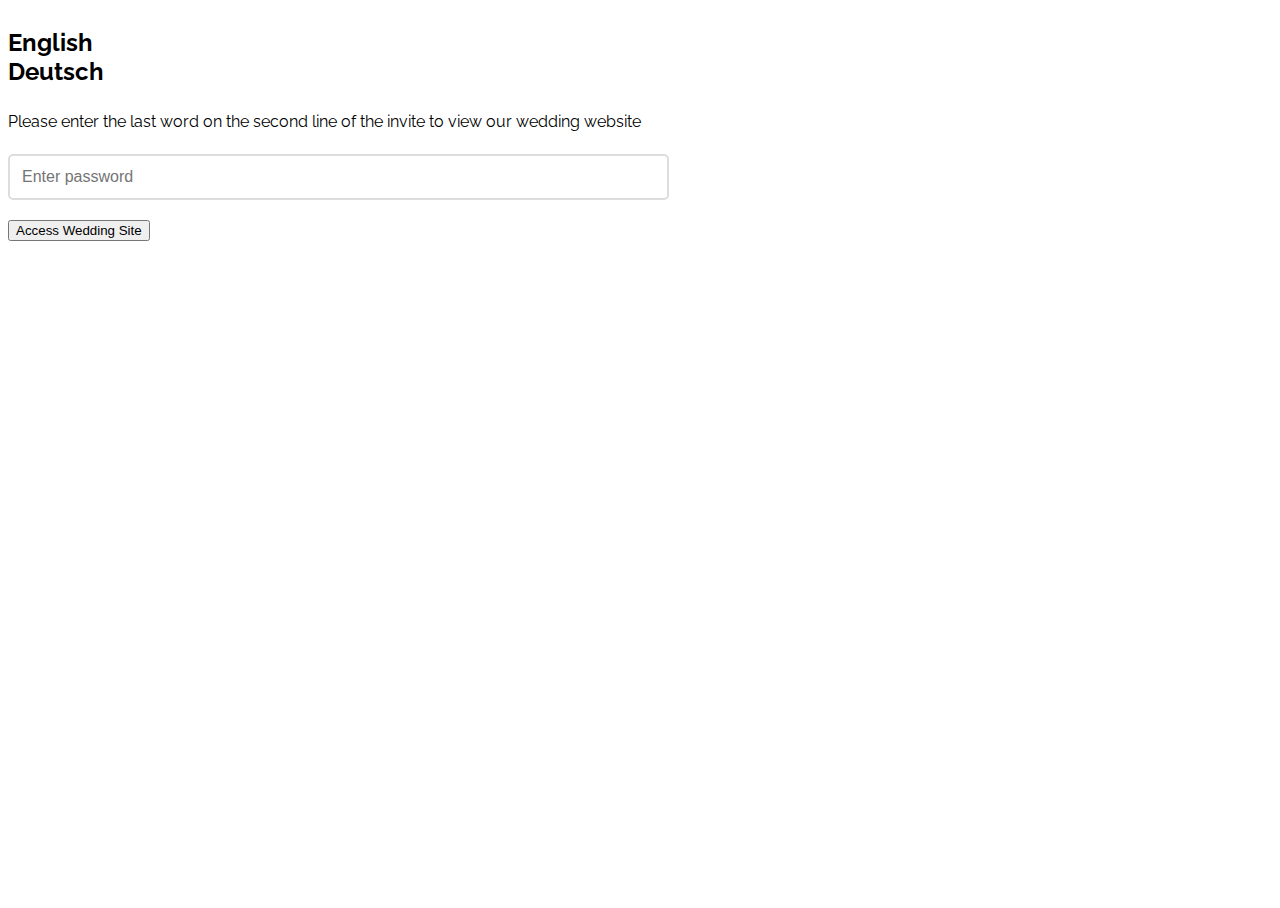
<file: index.html>
<!DOCTYPE html>
<html lang="en">
<head>

<meta charset="UTF-8">
<meta name="viewport" content="width=device-width, initial-scale=1">
<!-- Prevent search engines from indexing this page -->
<meta name="robots" content="noindex, nofollow">

<title>Yajnaseni &amp; Emanuel</title>

<link rel="stylesheet" href="https://www.w3schools.com/w3css/5/w3.css">
<link rel="stylesheet" href="https://fonts.googleapis.com/css?family=Raleway">
<link rel="stylesheet" href="styles.css">

<style>

#weddingContent { display: none; }
#loginContainer { display: flex; }

.bgimg, .bgimg2 {
  min-height: 100vh;
  background-position: center;
  background-size: cover;
}

.bgimg {background-image: url("2017.jpg")}
.bgimg2 {background-image: url("/w3images/flowers.jpg")}

</style>

</head>
<body>

<!-- LOGIN SCREEN -->
<div id="loginContainer">
<div class="w3-container w3-padding-32 w3-pale-red w3-grayscale-min w3-center">
    <h2>
        <div class="w3-button lang-opt" data-lang="en" onclick="document.documentElement.lang = this.dataset.lang">English</div>
        <div class="w3-button lang-opt" data-lang="de" onclick="document.documentElement.lang = this.dataset.lang">Deutsch</div>
    </h2>
    <div class="w3-content">
        <p class="en">Please enter the last word on the second line of the invite to view our wedding website</p>
        <p class="de">Bitte das letzte Wort der zweiten Zeile unserer Einladung eingeben, um die Webseite zu sehen</p>
        <form id="loginForm">
            <div class="form-group">
                <input 
                    type="password" 
                    id="password" 
                    name="password" 
                    placeholder="Enter password"
                    autocomplete="off"
                    required
                >
            </div>
            <div class="w3-container" style="display: block; text-align:center;">
                <button type="submit" class="w3-button en">Access Wedding Site</button>
                <button type="submit" class="w3-button de">Zur Webseite</button>
            </div>
            <div class="w3-container" style="display: none;" id="errorMessage">
            <span class="en">
                Incorrect password. Please try again.
            </span>
            <span class="de">
                Falsches Passwort. Bitte noch einmal versuchen.
            </span>
            </div>
        </form>
    </div>
</div>
</div>

<!-- Wedding website content -->
<!-- Yes, we know it's not very secure... But it's enough for our purposes :) -->
<div class="wedding-content" id="weddingContent">

<!-- Navbar -->
<div class="w3-top w3-hide-small nav-wrap">
  <div class="w3-bar w3-white w3-center w3-padding w3-opacity-min w3-hover-opacity-off">
    <span class="en">
    <a href="#home"    style="width:18%" class="w3-bar-item w3-button">Home</a>
    <a href="#wedding" style="width:18%" class="w3-bar-item w3-button">Wedding</a>
    <a href="https://form.jotform.com/260462524798062" style="width:18%" class="w3-bar-item w3-button w3-hover-black">RSVP</a>
    <a href="#us"      style="width:18%" class="w3-bar-item w3-button">Our Story</a>
    <a href="india.html" target="_blank" style="width:18%" class="w3-bar-item w3-button">India 101</a>
    <div class="lang-toggle w3-bar-item w3-button" style="width:10%" title="Switch language">
      <span class="lang-opt active" data-lang="en" onclick="document.documentElement.lang = this.dataset.lang">EN</span>
      <span class="lang-opt" data-lang="de" onclick="document.documentElement.lang = this.dataset.lang">DE</span>
    </div>
    </span>
    <span class="de">
    <a href="#home"    style="width:18%" class="w3-bar-item w3-button">Start</a>
    <a href="#wedding" style="width:18%" class="w3-bar-item w3-button">Hochzeit</a>
    <a href="https://form.jotform.com/260462524798062" style="width:18%" class="w3-bar-item w3-button w3-hover-black">Anmeldung</a>
    <a href="#us"      style="width:18%" class="w3-bar-item w3-button">Unsere Geschichte</a>
    <a href="india.html" target="_blank" style="width:18%" class="w3-bar-item w3-button">India 101</a>
    <div class="lang-toggle w3-bar-item w3-button" style="width:10%" title="Switch language">
      <span class="lang-opt" data-lang="en" onclick="document.documentElement.lang = this.dataset.lang">EN</span>
      <span class="lang-opt active" data-lang="de" onclick="document.documentElement.lang = this.dataset.lang">DE</span>
    </div>
    </span>
  </div>
</div>

<!-- Language Toggle
<div class="lang-toggle w3-bar-item w3-button" style="width:10%" id="langToggle" title="Switch language">
  <span class="lang-opt active" data-lang="en" onclick="document.documentElement.lang = this.dataset.lang">EN</span>
  <span class="lang-opt" data-lang="de" onclick="document.documentElement.lang = this.dataset.lang">DE</span>
</div> -->

<!-- Header / Home -->
<!-- <div class="w3-hide-medium w3-hide-large" style="position:fixed; top:8px; right:8px; z-index:999; background:white; padding:4px 8px; border-radius:4px; opacity:0.9;">
  <span class="lang-opt active" data-lang="en" onclick="document.documentElement.lang = this.dataset.lang">🇬🇧</span>
  <span class="lang-opt" data-lang="de" onclick="document.documentElement.lang = this.dataset.lang">🇩🇪</span>
</div> -->
<header class="w3-display-container w3-wide bgimg w3-grayscale-min" id="home">
  <div class="w3-display-bottommiddle w3-text-white w3-center header-inner" style="margin-left: 3in">
    <h1 class="w3-jumbo">Yajnaseni &amp; Emanuel</h1>
    <h2 class="en">are getting married</h2>
    <h2 class="de">heiraten</h2>
    <h2><b>03.01.2027</b></h2>
    <p class="w3-xxlarge en">
    <a href="https://form.jotform.com/260462524798062" class="w3-button w3-round w3-red" style="padding:4px 40px">RSVP</a>
    </p>
    <p class="w3-xxlarge de">
    <a href="https://form.jotform.com/260462524798062" class="w3-button w3-round w3-red" style="padding:4px 40px">Anmelden</a>
    </p>
  </div>
</header>

<!-- Wedding information -->
<div class="w3-container w3-padding-64 w3-pale-red w3-grayscale-min w3-center" id="wedding">
  <div class="w3-content">
      <h1 class="w3-text-grey"><b><span class="en">THE WEDDING</span><span class="de">DIE HOCHZEIT</span></b></h1>
    <div class="w3-row">
      <div class="w3-third">
        <h2 class="en">When</h2>
        <h2 class="de">Wann</h2>
        <p class="en">Wedding Ceremony - 19:10pm</p>
        <p class="de">Trauungszeremonie - 19:10 Uhr</p>
        <p class="en">Reception &amp; Dinner - 18:30pm</p>
        <p class="de">Empfang &amp; Abendessen - 18:30 Uhr</p>
      </div>
      <div class="w3-third w3-center">
        <img src="fish-transparent.png" alt="Logo" style="max-width: 120px; opacity: 0.8;">
      </div>
      <div class="w3-third">
        <h2 class="en">Where</h2>
        <h2 class="de">Wo</h2>
        <p>PC Chandra Gardens</p>
        <p class="en">Some where, some address</p>
        <p class="de">Irgendwo, irgendeine Adresse</p>
      </div>
    </div>

    <!-- TIMELINE -->
    <div class="tl-wrap">
      <div class="tl-event below">
        <div class="tl-icon"><svg viewBox="0 0 24 24"><rect x="1" y="3" width="15" height="13" rx="1"/><path d="M16 8h4l3 3v5h-7V8z"/><circle cx="5.5" cy="18.5" r="2.5"/><circle cx="18.5" cy="18.5" r="2.5"/></svg></div>
        <div class="tl-info"><span class="tl-time">10:00 AM</span><span class="tl-label en">Shuttle from<br>Hotel</span><span class ="tl-label de">Shuttle vom<br>Hotel</span></div>
      </div>
      <div class="tl-event above">
        <div class="tl-icon"><svg viewBox="0 0 22 22"><path d="M6 8h12l-1.5 8H7.5L6 8z"/><path d="M4 8h16"/><path d="M10 8V6c0-1 .5-2 2-2s2 1 2 2v2"/><path d="M9 13c1 1 5 1 6 0"/></svg></div>
        <div class="tl-info"><span class="tl-time">10:30</span><span class="tl-label en">Haldi<br>Ceremony</span><span class="tl-label de">Haldi-<br>Zeremonie</span></div>
      </div>
      <div class="tl-event below">
        <div class="tl-icon"><svg viewBox="0 0 22 22"><path d="M3 2v7c0 1.1.9 2 2 2h2v11h2V11h2a2 2 0 0 0 2-2V2h-2v5H7V2H5v5H3V2H3z"/><path d="M18 2c0 0-3 3-3 7s3 5 3 5v8h2V2h-2z"/></svg></div>
        <div class="tl-info"><span class="tl-time">10:00 AM</span><span class="tl-label en">Lunch</span><span class="tl-label de">Mittagessen</span></div>
      </div>
      <div class="tl-event above">
        <div class="tl-icon"><svg viewBox="0 0 24 24"><rect x="1" y="3" width="15" height="13" rx="1"/><path d="M16 8h4l3 3v5h-7V8z"/><circle cx="5.5" cy="18.5" r="2.5"/><circle cx="18.5" cy="18.5" r="2.5"/></svg></div>
       <div class="tl-info"><span class="tl-time">14:00</span><span class="tl-label en">Shuttle back to<br>Hotel</span><span class="tl-label de">Shuttle zurück<br>zum Hotel</span></div>
      </div>
      <div class="tl-event below">
        <div class="tl-icon"><svg viewBox="0 0 24 24"><rect x="1" y="3" width="15" height="13" rx="1"/><path d="M16 8h4l3 3v5h-7V8z"/><circle cx="5.5" cy="18.5" r="2.5"/><circle cx="18.5" cy="18.5" r="2.5"/></svg></div>
        <div class="tl-info"><span class="tl-time">17:45</span><span class="tl-label en">Shuttle from<br>Hotel</span><span class="tl-label de">Shuttle vom<br>Hotel</span></div>
      </div>
      <div class="tl-event above">
        <div class="tl-icon"><svg viewBox="0 0 24 24"><path d="M23 19a2 2 0 0 1-2 2H3a2 2 0 0 1-2-2V8a2 2 0 0 1 2-2h4l2-3h6l2 3h4a2 2 0 0 1 2 2z"/><circle cx="12" cy="13" r="4"/></svg></div>
        <div class="tl-info"><span class="tl-time">18:00</span><span class="tl-label en">Wedding<br>Photos</span><span class="tl-label de">Hochzeits-<br>fotos</span></div>
      </div>
      <div class="tl-event above">
        <div class="tl-icon"><svg viewBox="0 0 24 24"><path d="M18 8h1a4 4 0 0 1 0 8h-1"/><path d="M2 8h16v9a4 4 0 0 1-4 4H6a4 4 0 0 1-4-4V8z"/><line x1="6" y1="1" x2="6" y2="4"/><line x1="10" y1="1" x2="10" y2="4"/><line x1="14" y1="1" x2="14" y2="4"/></svg></div>
       <div class="tl-info"><span class="tl-time">6:30 PM</span><span class="tl-label en">Dinner &amp;<br>Toasts</span><span class="tl-label de">Abendessen &amp;<br>Reden</span></div>
      </div>
      <div class="tl-event below">
        <div class="tl-icon"><svg viewBox="0 0 24 24"><path d="M9 18V5l12-2v13"/><circle cx="6" cy="18" r="3"/><circle cx="18" cy="16" r="3"/></svg></div>
        <div class="tl-info"><span class="tl-time">7:30 PM</span><span class="tl-label en">Party<br>Time</span><span class="tl-label de">Party-<br>Zeit</span></div>
      </div>
      <div class="tl-event above">
        <div class="tl-icon"><svg viewBox="0 0 24 24"><path d="M12 2L9 9H2l5.5 4-2 7L12 16l6.5 4-2-7L22 9h-7z"/></svg></div>
        <div class="tl-info"><span class="tl-time">12:00 AM</span><span class="tl-label en">Sparkler<br>Send-Off</span><span class="tl-label de">Wunderkerzen-<br>Abschied</span></div>
      </div>
      <div class="tl-event below">
        <div class="tl-icon"><svg viewBox="0 0 24 24"><rect x="1" y="3" width="15" height="13" rx="1"/><path d="M16 8h4l3 3v5h-7V8z"/><circle cx="5.5" cy="18.5" r="2.5"/><circle cx="18.5" cy="18.5" r="2.5"/></svg></div>
        <div class="tl-info"><span class="tl-time">12:30 AM</span><span class="tl-label en">Shuttle to<br>Hotel</span><span class="tl-label de">Shuttle zum<br>Hotel</span></div>
      </div>
    </div>
    <!-- END TIMELINE -->
    <h5 class="w3-center w3-text-grey"><i><span class="en">Schedule is tentative and subject to change</span><span class="de">Der Zeitplan ist vorl&auml;ufig und kann sich noch &auml;ndern</span></i></h5>
    <h5 class="w3-center w3-text-grey"><i><span class="en">Hotel information will be communicated by email</span><span class="de">Information zum Hotel schicken wir per E-Mail</span></i></h5>
  </div>
</div>

<!-- RSVP section -->
<div class="w3-container w3-padding-64 w3-pale-red w3-center w3-wide" id="rsvp">
  <h1 class="en">HOPE YOU CAN MAKE IT!</h1>
  <h1 class="de">WIR HOFFEN IHR KOMMT!</h1>
  <p class="w3-large en">Kindly Respond By July 31, 2026</p>
  <p class="w3-large de">Bitte antwortet bis zum 31. Juli 2026</p>
  <p class="w3-xlarge en">
    <a href="https://form.jotform.com/260462524798062" class="w3-button w3-round w3-red w3-opacity w3-hover-opacity-off" style="padding:8px 60px">RSVP</a>
  </p>
  <p class="w3-xlarge de">
  <a href="https://form.jotform.com/260462524798062" class="w3-button w3-round w3-red w3-opacity w3-hover-opacity-off" style="padding:8px 60px">Anmelden</a>
  </p>
</div>

<!-- About / us -->
<div class="w3-container w3-padding-64 w3-pale-red w3-grayscale-min" id="us">
  <div class="w3-content">
    <h1 class="w3-center w3-text-grey"><b>Yajnaseni &amp; Emanuel</b></h1>
    <img class="w3-round w3-grayscale-min" src="campania.jpg" style="width:100%;margin:32px 0">
    <p>
      <i>
          <span class="en">We met, we fell in love and we are getting married! 
            Our story is not unique, yet within this story live the dates, the moments, and the memories that have defined our ten years together. We met at Salt Lake City, we made nests in Ann Arbor, in Berkeley, in Bonn, in Princeton, Amsterdam, Paris, and Copenhagen. 
          We cannot wait to be rolling stones together through life.
         </span>
          <span class="de">Wir heiraten lorem ipsum dolor sit amet, consectetur adipiscing elit, sed do eiusmod tempor incididunt ut labore et dolore magna aliqua. Ut enim ad minim veniam, quis nostrud exercitation ullamco laboris nisi ut aliquip ex ea commodo consequat. Excepteur sint occaecat cupidatat non proident, sunt in culpa qui officia deserunt mollit anim id est laborum consectetur adipiscing elit, sed do eiusmod tempor incididunt ut labore et dolore magna aliqua. Ut enim ad minim veniam, quis nostrud exercitation ullamco laboris nisi ut aliquip ex ea commodo consequat.</span>
      </i>
    </p><br>
    <p class="w3-center en">
      <a href="#wedding" class="w3-button w3-black w3-round w3-padding-large w3-large">Wedding Details</a>
    </p>
    <p class="w3-center de">
    <a href="#wedding" class="w3-button w3-black w3-round w3-padding-large w3-large">Hochzeitsdetails</a>
    </p>
  </div>
    <!-- India 101 button - mobile only -->
<div class="w3-hide-medium w3-hide-large w3-margin-top w3-center">
  <a href="india.html" target="_blank" class="w3-button w3-round w3-red w3-padding-large">
    &#x1F1EE;&#x1F1F3; India 101
  </a>
</div>
</div>

<!-- Footer -->
<footer class="w3-center w3-black w3-padding-16">
  <p>Powered by <a href="https://www.w3schools.com/w3css/default.asp" title="W3.CSS" target="_blank" class="w3-hover-text-green">w3.css</a></p>
</footer>
<div class="w3-hide-small" style="margin-bottom:32px">&nbsp;</div>

</div>

<!-- PASSWORD PROTECTION JAVASCRIPT -->
<script>
    // Security: Password hashes (SHA-256)
    // These are pre-computed hashes to avoid storing plain text passwords
    const validPasswordHashes = [
        'f9ce3beb80492facbec3586308e6590ef4b543c570a119d1e9b575f3b12ce197',
        '4f5b838eb967599cc82011ed302458abd3066400893054570ca9c7b676ea380b'
    ];

    // Track authentication state in memory (not persistent)
    let isAuthenticated = false;

    /**
     * Hashes a password using SHA-256
     * @param {string} password - The password to hash
     * @returns {Promise<string>} The hexadecimal hash string
    */
    async function hashPassword(password) {
        const encoder = new TextEncoder();
        const data = encoder.encode(password);
        const hashBuffer = await crypto.subtle.digest('SHA-256', data);
        const hashArray = Array.from(new Uint8Array(hashBuffer));
        const hashHex = hashArray.map(b => b.toString(16).padStart(2, '0')).join('');
        return hashHex;
    }

    /**
     * Verifies if the provided password matches any valid password
     * @param {string} password - The password to verify
     * @returns {Promise<boolean>} True if password is valid
     */
    async function verifyPassword(password) {
        const hash = await hashPassword(password);
        return validPasswordHashes.includes(hash);
    }

    /**
     * Shows the wedding website and hides the login form
     */
    function showWeddingContent() {
        document.getElementById('loginContainer').style.display = 'none';
        document.getElementById('weddingContent').style.display = 'block';
        isAuthenticated = true;
    }

    /**
     * Shows the login form and hides the wedding website
     */
    function showLoginForm() {
        document.getElementById('loginContainer').style.display = 'flex';
        document.getElementById('weddingContent').style.display - 'none';
        document.getElementById('password').value = '';
        document.getElementById('errorMessage').classList.remove('show');
        isAuthenticated = false;
    }

    /**
     * Handles the login form submission
     */
    document.getElementById('loginForm').addEventListener('submit', async function(e) {
        e.preventDefault();
        
        const password = document.getElementById('password').value;
        const errorMessage = document.getElementById('errorMessage');
        
        // Verify password
        const isValid = await verifyPassword(password);
        
        if (isValid) {
            // Password correct - show wedding content
            errorMessage.classList.remove('show');
            showWeddingContent();
        } else {
            // Password incorrect - show error
            errorMessage.style.display = 'block';
            document.getElementById('password').value = '';
            document.getElementById('password').focus();
        }
    });

    // Prevent back button from revealing content after session ends
    window.addEventListener('pageshow', function(event) {
        if (event.persisted || (window.performance && window.performance.navigation.type === 2)) {
            if (!isAuthenticated) {
                showLoginForm();
            }
        }
    });
</script>


</body>
</html>
</file>
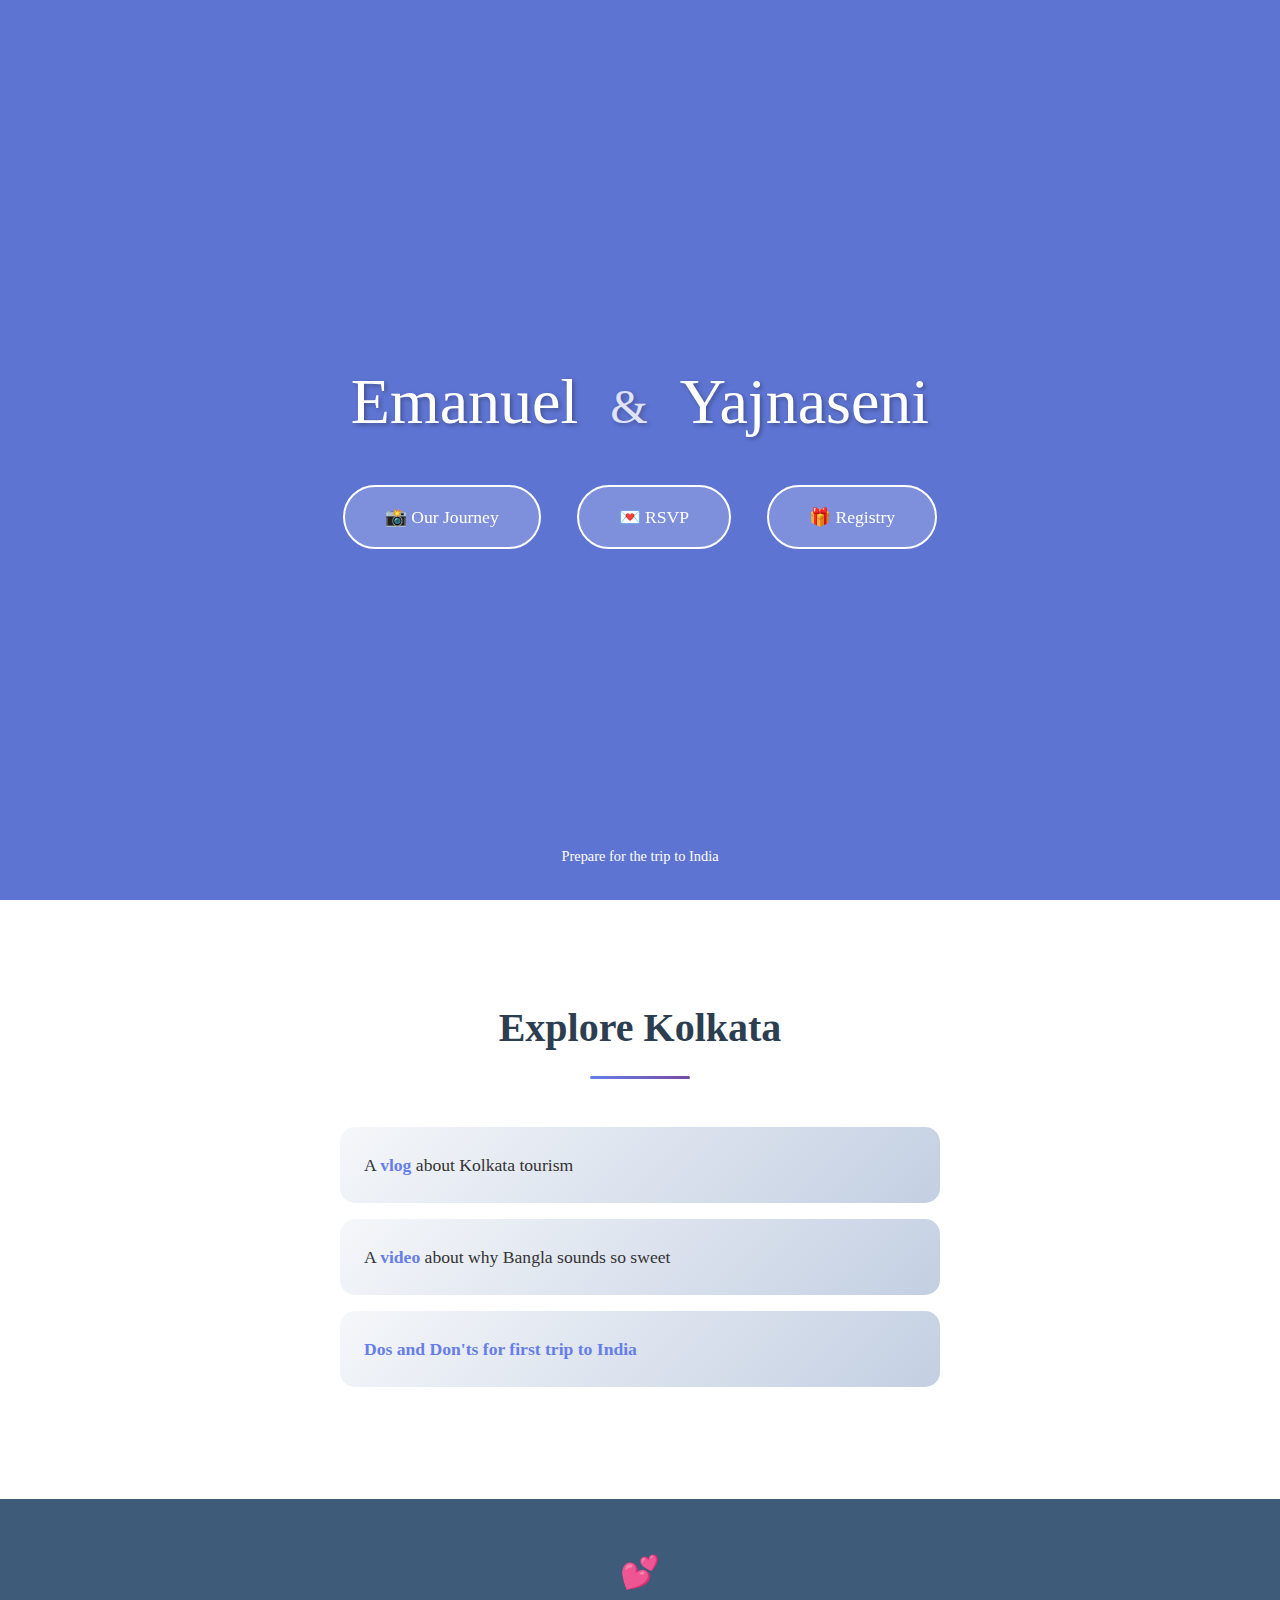
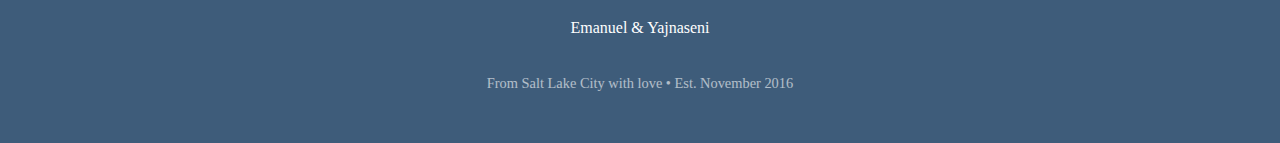
<file: index1.html>
<!DOCTYPE html>
<html lang="en">
<head>
    <meta charset="UTF-8">
    <meta name="viewport" content="width=device-width, initial-scale=1.0">
    <title>Emanuel & Yajnaseni - Our Wedding</title>
    <style>
        * {
            margin: 0;
            padding: 0;
            box-sizing: border-box;
        }

        body {
            font-family: 'Georgia', serif;
            line-height: 1.6;
            color: #333;
            overflow-x: hidden;
        }

        .hero {
            height: 100vh;
            background:  #5e74d2;
            display: flex;
            align-items: center;
            justify-content: center;
            position: relative;
            overflow: hidden;
        }

        .hero::before {
            content: '';
            position: absolute;
            top: 0;
            left: 0;
            right: 0;
            bottom: 0;
            background:  #5e74d2;
            animation: float 20s ease-in-out infinite;
        }

        @keyframes float {
            0%, 100% { transform: translateY(0px); }
            50% { transform: translateY(-20px); }
        }

        .hero-content {
            text-align: center;
            color: white;
            z-index: 2;
            position: relative;
        }

        .couple-names {
            font-size: 4rem;
            font-weight: 300;
            margin-bottom: 1rem;
            text-shadow: 2px 2px 4px rgba(0,0,0,0.3);
            animation: fadeInUp 1s ease-out;
        }

        .ampersand {
            font-size: 3rem;
            margin: 0 2rem;
            opacity: 0.8;
        }

        .subtitle {
            font-size: 1.5rem;
            margin-bottom: 2rem;
            opacity: 0.9;
            animation: fadeInUp 1s ease-out 0.5s both;
        }

        .hero-buttons {
            margin-top: 2rem;
            animation: fadeInUp 1s ease-out 1s both;
        }

        .hero-link {
            display: inline-block;
            padding: 1rem 2.5rem;
            margin: 0 1rem;
            background: rgba(255,255,255,0.2);
            color: white;
            text-decoration: none;
            border: 2px solid white;
            border-radius: 50px;
            font-size: 1.1rem;
            transition: all 0.3s ease;
            backdrop-filter: blur(10px);
        }

        .hero-link:hover {
            background: white;
            color: #667eea;
            transform: translateY(-2px);
        }

        .scroll-indicator {
            position: absolute;
            bottom: 2rem;
            left: 50%;
            transform: translateX(-50%);
            color: white;
            animation: bounce 2s infinite;
        }

        @keyframes fadeInUp {
            from {
                opacity: 0;
                transform: translateY(30px);
            }
            to {
                opacity: 1;
                transform: translateY(0);
            }
        }

        @keyframes bounce {
            0%, 20%, 50%, 80%, 100% { transform: translateX(-50%) translateY(0); }
            40% { transform: translateX(-50%) translateY(-10px); }
            60% { transform: translateX(-50%) translateY(-5px); }
        }

        .section {
            padding: 6rem 2rem;
            max-width: 1200px;
            margin: 0 auto;
        }

        .section h2 {
            text-align: center;
            font-size: 2.5rem;
            margin-bottom: 3rem;
            color: #2c3e50;
            position: relative;
        }

        .section h2::after {
            content: '';
            display: block;
            width: 100px;
            height: 3px;
            background: linear-gradient(90deg, #667eea, #764ba2);
            margin: 1rem auto;
            border-radius: 2px;
        }

        .cultural-section {
            background: white;
        }

        .cultural-section ul {
            max-width: 600px;
            margin: 0 auto;
            list-style: none;
        }

        .cultural-section li {
            padding: 1.5rem;
            margin-bottom: 1rem;
            background: linear-gradient(135deg, #f5f7fa 0%, #c3cfe2 100%);
            border-radius: 15px;
            font-size: 1.1rem;
            transition: transform 0.3s ease;
        }

        .cultural-section li:hover {
            transform: translateX(10px);
        }

        .cultural-section a {
            color: #667eea;
            text-decoration: none;
            font-weight: bold;
        }

        .cultural-section a:hover {
            text-decoration: underline;
        }

        .footer {
            background: #3e5c7a;
            color: white;
            text-align: center;
            padding: 3rem 2rem;
        }

        .footer-hearts {
            font-size: 2rem;
            margin-bottom: 1rem;
            animation: heartbeat 1.5s ease-in-out infinite;
        }

        @keyframes heartbeat {
            0% { transform: scale(1); }
            50% { transform: scale(1.1); }
            100% { transform: scale(1); }
        }

        @media (max-width: 768px) {
            .couple-names {
                font-size: 2.5rem;
            }
            
            .ampersand {
                font-size: 2rem;
                margin: 0 1rem;
            }
            
            .hero-link {
                display: block;
                margin: 1rem auto;
                max-width: 200px;
            }
            
            .section {
                padding: 4rem 1rem;
            }
        }
    </style>
</head>
<body>
    <!-- Hero Section -->
    <section class="hero">
        <div class="hero-content">
            <h1 class="couple-names">
                Emanuel<span class="ampersand">&</span>Yajnaseni
            </h1>
           <!---- <p class="subtitle">Two Hearts, Two Cultures, One Love Story</p>-->
            <div class="hero-buttons">
                <a href="pictures.html" class="hero-link">📸 Our Journey</a>
                <a href="rsvp.html" class="hero-link">💌 RSVP</a>
                <a href="registry.html" class="hero-link">🎁 Registry</a>
            </div>
        </div>
        <div class="scroll-indicator">
            <div style="font-size: 0.9rem; margin-top: 0.5rem;">Prepare for the trip to India</div>
        </div>
    </section>

    <!-- Cultural Heritage Section -->
    <section class="section cultural-section">
        <h2>Explore Kolkata</h2>
        <div>
            <ul>
                <li>
                   A <a href="https://www.youtube.com/watch?v=_PbK9nRMids&t=2807s" target="_blank">vlog</a> about Kolkata tourism
                </li> 
                <li>
                 A  <a href="https://www.youtube.com/watch?v=k93eOY9GbRI" target="_blank">video</a> about why Bangla sounds so sweet
                </li>
                <li><a href="dosndons.html">Dos and Don'ts for first trip to India
                </a></li>
            </ul>
        </div>
    </section>

    <!-- Footer -->
    <footer class="footer">
        <div class="footer-hearts">💕</div>
        <p>Emanuel & Yajnaseni</p>
        <p style="opacity: 0.6; margin-top: 2rem; font-size: 0.9rem;">
            From Salt Lake City with love • Est. November 2016
        </p>
    </footer>

</body>
</html>
</file>
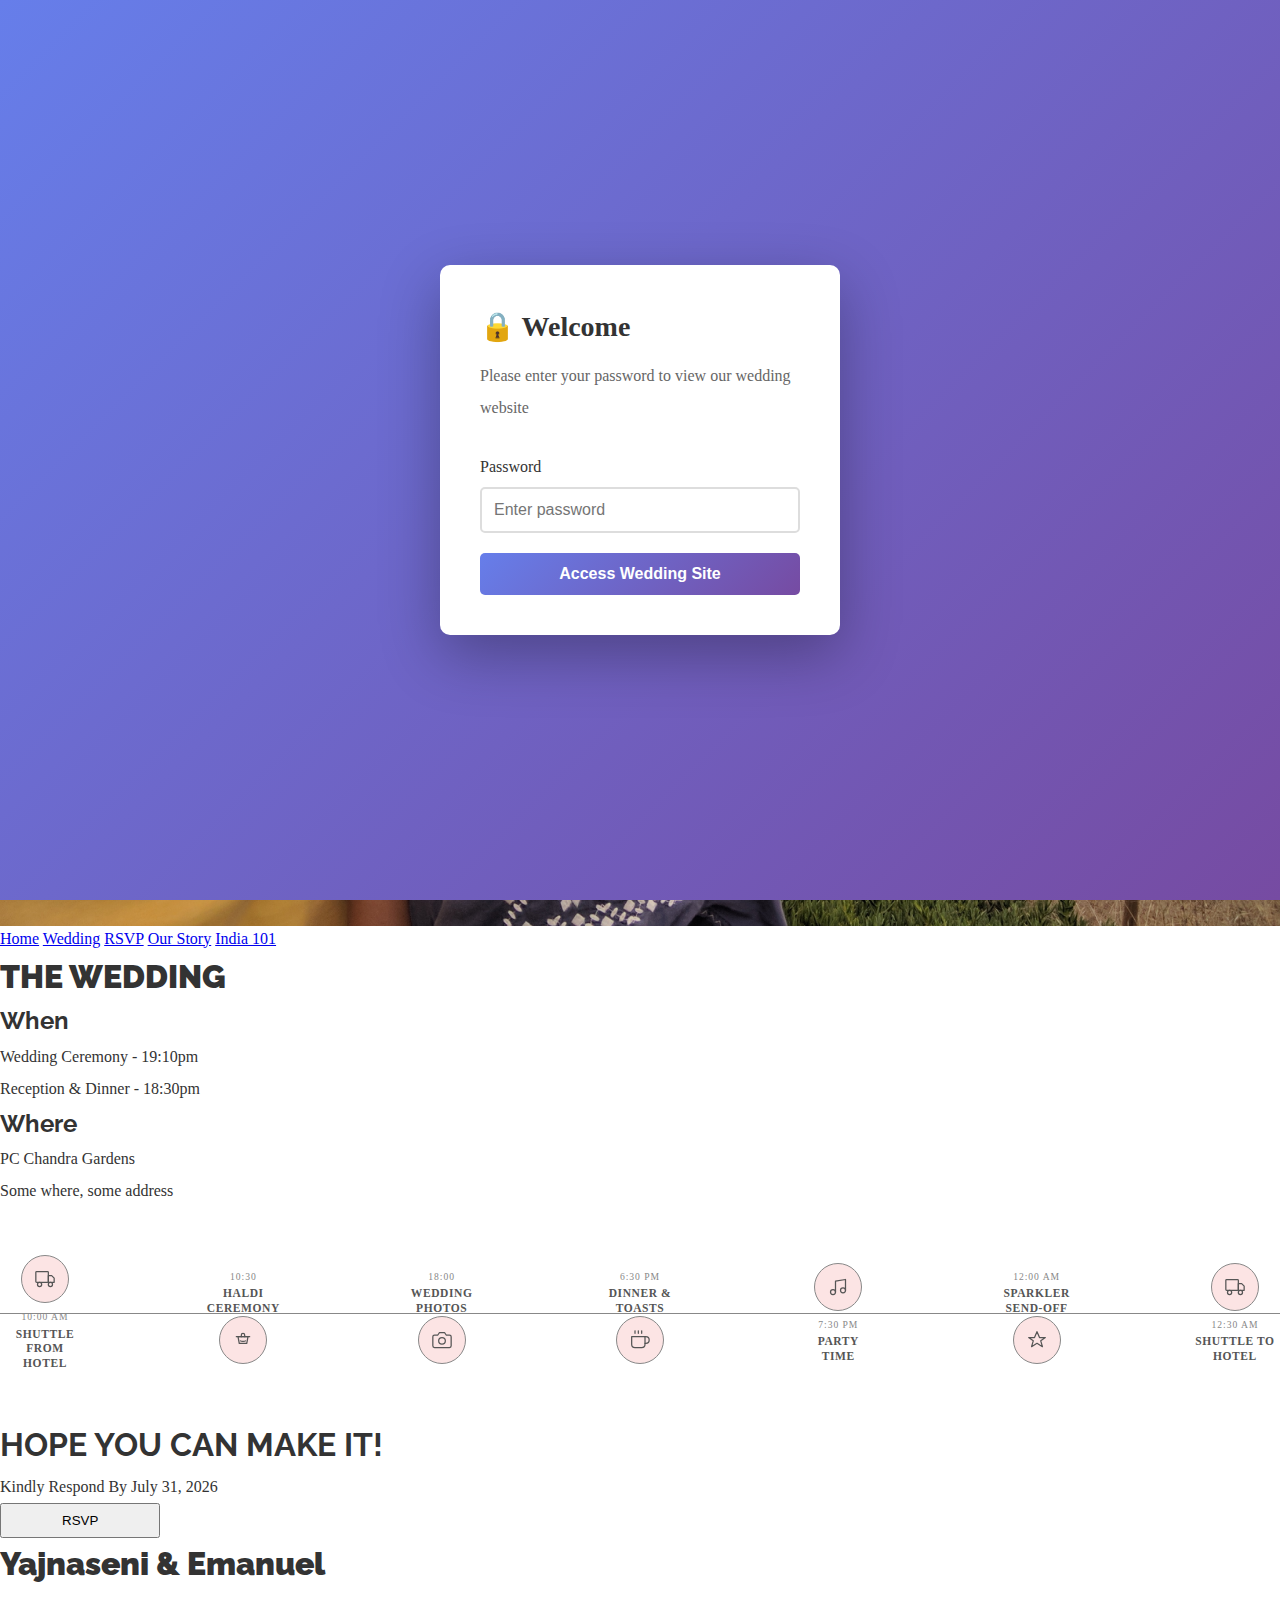
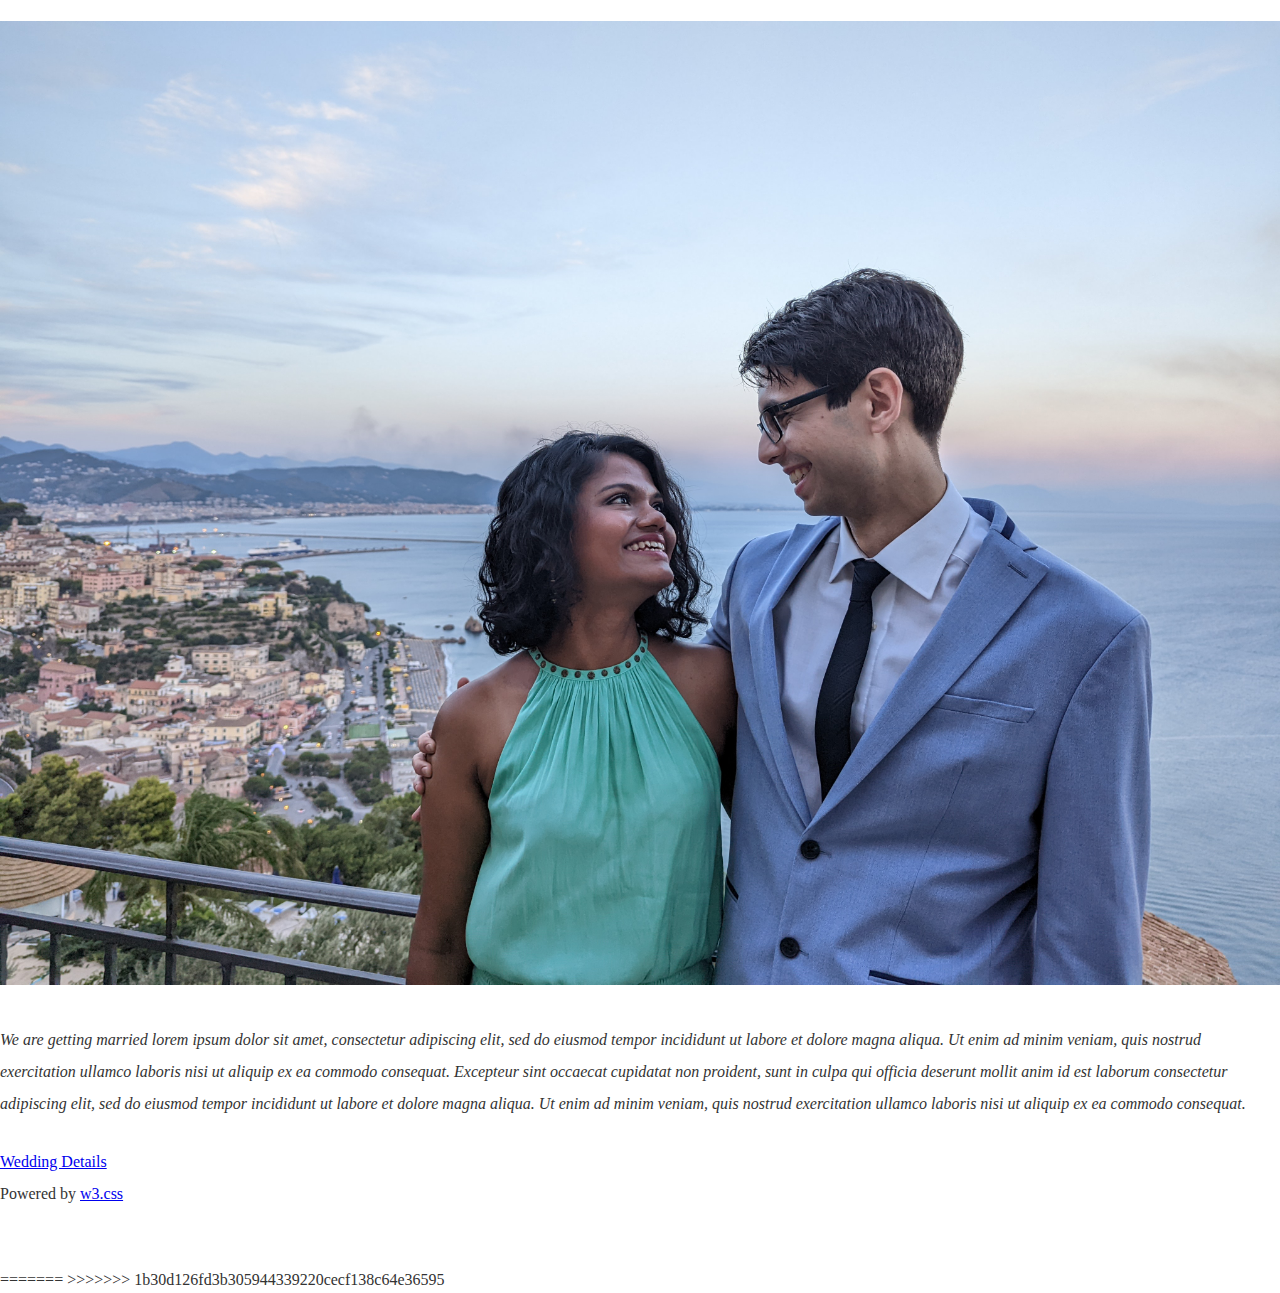
<file: index2.html>
<!DOCTYPE html>
<html>
<head>
<<<<<<< HEAD
<title>W3.CSS Template</title>
<meta charset="UTF-8">
<meta name="viewport" content="width=device-width, initial-scale=1">
<link rel="stylesheet" href="https://www.w3schools.com/w3css/5/w3.css">
<link rel="stylesheet" href="https://fonts.googleapis.com/css?family=Raleway">
<style>
body,h1,h2{font-family: "Raleway", sans-serif}
body, html {height: 100%}
p {line-height: 2}
.bgimg, .bgimg2 {
  min-height: 100%;
  background-position: center;
  background-size: cover;
}
.bgimg {background-image: url("2017.jpg")}
.bgimg2 {background-image: url("/w3images/flowers.jpg")}
</style>
</head>
<body>

<!-- Header / Home-->
<header class="w3-display-container w3-wide bgimg w3-grayscale-min" id="home">
  <div class="w3-display-middle w3-text-white w3-center" style="margin-left: 3in">
    <h1 class="w3-jumbo">Yajnaseni & Emanuel</h1>
    <h2>Are getting married</h2>
    <h2><b>03.01.2027</b></h2>
  </div>
</header>

<!-- Navbar (sticky bottom) -->
<div class="w3-bottom w3-hide-small">
  <div class="w3-bar w3-white w3-center w3-padding w3-opacity-min w3-hover-opacity-off">
    <a href="#home" style="width:20%" class="w3-bar-item w3-button">Home</a>
    <a href="#wedding" style="width:20%" class="w3-bar-item w3-button">Wedding</a>
    <a href="#rsvp" style="width:20%" class="w3-bar-item w3-button w3-hover-black">RSVP</a>
    <a href="#us" style="width:20%" class="w3-bar-item w3-button">Our Story</a>
    <a href="kolkata.html" target="_blank" style="width:20%" class="w3-bar-item w3-button">India 101</a>
  </div>
</div>




<!-- Wedding information -->
<div class="w3-container w3-padding-64 w3-pale-red w3-grayscale-min w3-center" id="wedding">
  <div class="w3-content">
    <h1 class="w3-text-grey"><b>THE WEDDING</b></h1>
<div class="w3-row">
      <div class="w3-half">
        <h2>When</h2>
        <p>Wedding Ceremony - 19:10pm</p>
        <p>Reception & Dinner - 18:30pm</p>
      </div>
      <div class="w3-half">
        <h2>Where</h2>
        <p>PC Chandra Gardens</p>
        <p>Some where, some address</p>
      </div>
    </div>
  </div>
    <!-- TIMELINE -->
    <style>
      .tl-wrap { position: relative; display: flex; align-items: center; justify-content: space-between; margin: 48px 0; }
      .tl-wrap::before { content: ''; position: absolute; top: 50%; left: 0; right: 0; height: 1px; background: #888; }
      .tl-event { display: flex; flex-direction: column; align-items: center; position: relative; z-index: 1; width: 90px; }
      .tl-event.above { flex-direction: column-reverse; }
      .tl-icon { width: 48px; height: 48px; background: #fce4e4; border: 1px solid #888; border-radius: 50%; display: flex; align-items: center; justify-content: center; font-size: 18px; flex-shrink: 0; transition: background 0.2s, transform 0.2s; cursor: default; }
      .tl-event:hover .tl-icon { background: #888; transform: scale(1.1); }
      .tl-event:hover .tl-icon svg { stroke: #fff; }
      .tl-icon svg { width: 20px; height: 20px; stroke: #555; fill: none; stroke-width: 1.5; stroke-linecap: round; stroke-linejoin: round; transition: stroke 0.2s; }
      .tl-info { text-align: center; }
      .tl-time { display: block; font-size: 0.6rem; letter-spacing: 0.1em; color: #888; margin: 6px 0 2px; }
      .tl-label { display: block; font-size: 0.72rem; font-weight: 600; letter-spacing: 0.05em; color: #555; text-transform: uppercase; line-height: 1.3; }
    </style>

    <div class="tl-wrap">
      <div class="tl-event below">
        <div class="tl-icon"><svg viewBox="0 0 24 24"><rect x="1" y="3" width="15" height="13" rx="1"/><path d="M16 8h4l3 3v5h-7V8z"/><circle cx="5.5" cy="18.5" r="2.5"/><circle cx="18.5" cy="18.5" r="2.5"/></svg></div>
        <div class="tl-info"><span class="tl-time">10:00 AM</span><span class="tl-label">Shuttle from<br>Hotel</span></div>
      </div>
      <div class="tl-event above">
        <div class="tl-icon"><svg viewBox="0 0 24 24"><path d="M6 8h12l-1.5 8H7.5L6 8z"/><path d="M4 8h16"/><path d="M10 8V6c0-1 .5-2 2-2s2 1 2 2v2"/><path d="M9 13c1 1 5 1 6 0"/></svg></div>
        <div class="tl-info"><span class="tl-time">10:30</span><span class="tl-label">Haldi<br>Ceremony</span></div>
      </div>
      <div class="tl-event above">
        <div class="tl-icon"><svg viewBox="0 0 24 24"><path d="M23 19a2 2 0 0 1-2 2H3a2 2 0 0 1-2-2V8a2 2 0 0 1 2-2h4l2-3h6l2 3h4a2 2 0 0 1 2 2z"/><circle cx="12" cy="13" r="4"/></svg></div>
        <div class="tl-info"><span class="tl-time">18:00</span><span class="tl-label">Wedding<br>Photos</span></div>
      </div>
      <div class="tl-event above">
        <div class="tl-icon"><svg viewBox="0 0 24 24"><path d="M18 8h1a4 4 0 0 1 0 8h-1"/><path d="M2 8h16v9a4 4 0 0 1-4 4H6a4 4 0 0 1-4-4V8z"/><line x1="6" y1="1" x2="6" y2="4"/><line x1="10" y1="1" x2="10" y2="4"/><line x1="14" y1="1" x2="14" y2="4"/></svg></div>
        <div class="tl-info"><span class="tl-time">6:30 PM</span><span class="tl-label">Dinner &<br>Toasts</span></div>
      </div>
      <div class="tl-event below">
        <div class="tl-icon"><svg viewBox="0 0 24 24"><path d="M9 18V5l12-2v13"/><circle cx="6" cy="18" r="3"/><circle cx="18" cy="16" r="3"/></svg></div>
        <div class="tl-info"><span class="tl-time">7:30 PM</span><span class="tl-label">Party<br>Time</span></div>
      </div>
      <div class="tl-event above">
        <div class="tl-icon"><svg viewBox="0 0 24 24"><path d="M12 2L9 9H2l5.5 4-2 7L12 16l6.5 4-2-7L22 9h-7z"/></svg></div>
        <div class="tl-info"><span class="tl-time">12:00 AM</span><span class="tl-label">Sparkler<br>Send-Off</span></div>
      </div>
      <div class="tl-event below">
        <div class="tl-icon"><svg viewBox="0 0 24 24"><rect x="1" y="3" width="15" height="13" rx="1"/><path d="M16 8h4l3 3v5h-7V8z"/><circle cx="5.5" cy="18.5" r="2.5"/><circle cx="18.5" cy="18.5" r="2.5"/></svg></div>
        <div class="tl-info"><span class="tl-time">12:30 AM</span><span class="tl-label">Shuttle to<br>Hotel</span></div>
      </div>
    </div>
    <!-- END TIMELINE -->
</div>

<!-- RSVP section -->
<div class="w3-container w3-padding-64 w3-pale-red w3-center w3-wide" id="rsvp">
  <h1>HOPE YOU CAN MAKE IT!</h1>
  <p class="w3-large">Kindly Respond By July 31, 2026</p>
  <p class="w3-xlarge">
    <button href="https://form.jotform.com/260462524798062" class="w3-button w3-round w3-red w3-opacity w3-hover-opacity-off" style="padding:8px 60px">RSVP</button>
  </p>
</div>

<!-- RSVP modal -->
<!--<div id="id01" class="w3-modal">
  <div class="w3-modal-content w3-card-4 w3-animate-zoom" style="padding:32px;max-width:600px">
    <div class="w3-container w3-white w3-center">
      <h1 class="w3-wide">CAN YOU COME?</h1>
      <p>We really hope you can make it.</p>
      <form>
        <input class="w3-input w3-border" type="text" placeholder="Name(s)" name="name">
      </form>
      <p><i>Sincerely, Emanuel &amp; Yajnaseni</i></p>
      <div class="w3-row">
        <div class="w3-half">
          <button onclick="document.getElementById('id01').style.display='none'" type="button" class="w3-button w3-block w3-green">Going</button>
        </div>
        <div class="w3-half">
          <button onclick="document.getElementById('id01').style.display='none'" type="button" class="w3-button w3-block w3-red">Can't come</button>
        </div>
      </div>
    </div>
  </div>
</div>-->

<!-- About / us -->
<div class="w3-container w3-padding-64 w3-pale-red w3-grayscale-min" id="us">
  <div class="w3-content">
    <h1 class="w3-center w3-text-grey"><b>Yajnaseni & Emanuel</b></h1>
    <img class="w3-round w3-grayscale-min" src="campania.jpg" style="width:100%;margin:32px 0">
    <p><i>We are getting married lorem ipsum dolor sit amet, consectetur adipiscing elit, sed do eiusmod tempor incididunt ut labore et dolore magna aliqua. Ut enim ad minim veniam, quis nostrud exercitation ullamco laboris nisi ut aliquip ex ea commodo consequat. Excepteur sint
      occaecat cupidatat non proident, sunt in culpa qui officia deserunt mollit anim id est laborum consectetur adipiscing elit, sed do eiusmod tempor incididunt ut labore et dolore magna aliqua. Ut enim ad minim veniam, quis nostrud exercitation ullamco
      laboris nisi ut aliquip ex ea commodo consequat.</i>
    </p><br>
    <p class="w3-center"><a href="#wedding" class="w3-button w3-black w3-round w3-padding-large w3-large">Wedding Details</a></p>
  </div>
</div>



<!-- Footer -->
<footer class="w3-center w3-black w3-padding-16">
  <p>Powered by <a href="https://www.w3schools.com/w3css/default.asp" title="W3.CSS" target="_blank" class="w3-hover-text-green">w3.css</a></p>
</footer>
<div class="w3-hide-small" style="margin-bottom:32px">&nbsp;</div>
=======
    <meta charset="UTF-8">
    <meta name="viewport" content="width=device-width, initial-scale=1.0">
    <!-- This meta tag prevents search engines from indexing this page -->
    <meta name="robots" content="noindex, nofollow">
    <title>Emanuel & Yajnaseni - Our Wedding</title>
    <style>
        * {
            margin: 0;
            padding: 0;
            box-sizing: border-box;
        }

        body {
            font-family: 'Georgia', serif;
            line-height: 1.6;
            color: #333;
            overflow-x: hidden;
        }

        /* ========================================
           LOGIN SCREEN STYLES
           ======================================== */
        .login-container {
            position: fixed;
            top: 0;
            left: 0;
            right: 0;
            bottom: 0;
            background: linear-gradient(135deg, #667eea 0%, #764ba2 100%);
            display: flex;
            justify-content: center;
            align-items: center;
            z-index: 9999;
            padding: 20px;
        }

        .login-box {
            background: white;
            padding: 40px;
            border-radius: 10px;
            box-shadow: 0 20px 60px rgba(0, 0, 0, 0.3);
            max-width: 400px;
            width: 100%;
        }

        .login-box h1 {
            color: #333;
            margin-bottom: 10px;
            font-size: 28px;
            font-family: 'Georgia', serif;
        }

        .login-box p {
            color: #666;
            margin-bottom: 30px;
        }

        .form-group {
            margin-bottom: 20px;
        }

        .form-group label {
            display: block;
            margin-bottom: 8px;
            color: #333;
            font-weight: 500;
        }

        .form-group input[type="password"] {
            width: 100%;
            padding: 12px;
            border: 2px solid #ddd;
            border-radius: 5px;
            font-size: 16px;
            transition: border-color 0.3s;
        }

        .form-group input[type="password"]:focus {
            outline: none;
            border-color: #667eea;
        }

        .login-btn {
            width: 100%;
            padding: 12px;
            background: linear-gradient(135deg, #667eea 0%, #764ba2 100%);
            color: white;
            border: none;
            border-radius: 5px;
            font-size: 16px;
            font-weight: 600;
            cursor: pointer;
            transition: transform 0.2s;
        }

        .login-btn:hover {
            transform: translateY(-2px);
        }

        .login-btn:active {
            transform: translateY(0);
        }

        .error-message {
            color: #e74c3c;
            margin-top: 10px;
            font-size: 14px;
            display: none;
        }

        .error-message.show {
            display: block;
        }

        /* Hide login when authenticated */
        .login-container.hidden {
            display: none;
        }

        /* ========================================
           WEDDING WEBSITE STYLES
           ======================================== */
        .wedding-content {
            display: none;
        }

        .wedding-content.show {
            display: block;
        }

        .hero {
            height: 100vh;
            background: #5e74d2;
            display: flex;
            align-items: center;
            justify-content: center;
            position: relative;
            overflow: hidden;
        }

        .hero::before {
            content: '';
            position: absolute;
            top: 0;
            left: 0;
            right: 0;
            bottom: 0;
            background: #5e74d2;
            animation: float 20s ease-in-out infinite;
        }

        @keyframes float {
            0%, 100% { transform: translateY(0px); }
            50% { transform: translateY(-20px); }
        }

        .hero-content {
            text-align: center;
            color: white;
            z-index: 2;
            position: relative;
        }

        .couple-names {
            font-size: 4rem;
            font-weight: 300;
            margin-bottom: 1rem;
            text-shadow: 2px 2px 4px rgba(0,0,0,0.3);
            animation: fadeInUp 1s ease-out;
        }

        .ampersand {
            font-size: 3rem;
            margin: 0 2rem;
            opacity: 0.8;
        }

        .subtitle {
            font-size: 1.5rem;
            margin-bottom: 2rem;
            opacity: 0.9;
            animation: fadeInUp 1s ease-out 0.5s both;
        }

        .hero-buttons {
            margin-top: 2rem;
            animation: fadeInUp 1s ease-out 1s both;
        }

        .hero-link {
            display: inline-block;
            padding: 1rem 2.5rem;
            margin: 0 1rem;
            background: rgba(255,255,255,0.2);
            color: white;
            text-decoration: none;
            border: 2px solid white;
            border-radius: 50px;
            font-size: 1.1rem;
            transition: all 0.3s ease;
            backdrop-filter: blur(10px);
        }

        .hero-link:hover {
            background: white;
            color: #667eea;
            transform: translateY(-2px);
        }

        .scroll-indicator {
            position: absolute;
            bottom: 2rem;
            left: 50%;
            transform: translateX(-50%);
            color: white;
            animation: bounce 2s infinite;
        }

        @keyframes fadeInUp {
            from {
                opacity: 0;
                transform: translateY(30px);
            }
            to {
                opacity: 1;
                transform: translateY(0);
            }
        }

        @keyframes bounce {
            0%, 20%, 50%, 80%, 100% { transform: translateX(-50%) translateY(0); }
            40% { transform: translateX(-50%) translateY(-10px); }
            60% { transform: translateX(-50%) translateY(-5px); }
        }

        .section {
            padding: 6rem 2rem;
            max-width: 1200px;
            margin: 0 auto;
        }

        .section h2 {
            text-align: center;
            font-size: 2.5rem;
            margin-bottom: 3rem;
            color: #2c3e50;
            position: relative;
        }

        .section h2::after {
            content: '';
            display: block;
            width: 100px;
            height: 3px;
            background: linear-gradient(90deg, #667eea, #764ba2);
            margin: 1rem auto;
            border-radius: 2px;
        }

        .cultural-section {
            background: white;
        }

        .cultural-section ul {
            max-width: 600px;
            margin: 0 auto;
            list-style: none;
        }

        .cultural-section li {
            padding: 1.5rem;
            margin-bottom: 1rem;
            background: linear-gradient(135deg, #f5f7fa 0%, #c3cfe2 100%);
            border-radius: 15px;
            font-size: 1.1rem;
            transition: transform 0.3s ease;
        }

        .cultural-section li:hover {
            transform: translateX(10px);
        }

        .cultural-section a {
            color: #667eea;
            text-decoration: none;
            font-weight: bold;
        }

        .cultural-section a:hover {
            text-decoration: underline;
        }

        .footer {
            background: #3e5c7a;
            color: white;
            text-align: center;
            padding: 3rem 2rem;
        }

        .footer-hearts {
            font-size: 2rem;
            margin-bottom: 1rem;
            animation: heartbeat 1.5s ease-in-out infinite;
        }

        @keyframes heartbeat {
            0% { transform: scale(1); }
            50% { transform: scale(1.1); }
            100% { transform: scale(1); }
        }

        @media (max-width: 768px) {
            .couple-names {
                font-size: 2.5rem;
            }
            
            .ampersand {
                font-size: 2rem;
                margin: 0 1rem;
            }
            
            .hero-link {
                display: block;
                margin: 1rem auto;
                max-width: 200px;
            }
            
            .section {
                padding: 4rem 1rem;
            }
        }
    </style>
</head>
<body>
    <!-- ========================================
         LOGIN SCREEN
         ======================================== -->
    <div class="login-container" id="loginContainer">
        <div class="login-box">
            <h1>🔒 Welcome</h1>
            <p>Please enter your password to view our wedding website</p>
            <form id="loginForm">
                <div class="form-group">
                    <label for="password">Password</label>
                    <input 
                        type="password" 
                        id="password" 
                        name="password" 
                        placeholder="Enter password"
                        autocomplete="off"
                        required
                    >
                </div>
                <button type="submit" class="login-btn">Access Wedding Site</button>
                <div class="error-message" id="errorMessage">
                    Incorrect password. Please try again.
                </div>
            </form>
        </div>
    </div>

    <!-- ========================================
         WEDDING WEBSITE CONTENT
         ======================================== -->
    <div class="wedding-content" id="weddingContent">
        <!-- Hero Section -->
        <section class="hero">
            <div class="hero-content">
                <h1 class="couple-names">
                    Emanuel<span class="ampersand">&</span>Yajnaseni
                </h1>
                <div class="hero-buttons">
                    <a href="pictures.html" class="hero-link">📸 Our Journey</a>
                    <a href="rsvp.html" class="hero-link">💌 RSVP</a>
                    <a href="registry.html" class="hero-link">🎁 Registry</a>
                </div>
            </div>
            <div class="scroll-indicator">
                <div style="font-size: 0.9rem; margin-top: 0.5rem;">Prepare for the trip to India</div>
            </div>
        </section>

        <!-- Cultural Heritage Section -->
        <section class="section cultural-section">
            <h2>Explore Kolkata</h2>
            <div>
                <ul>
                    <li>
                       A <a href="https://www.youtube.com/watch?v=_PbK9nRMids&t=2807s" target="_blank">vlog</a> about Kolkata tourism
                    </li> 
                    <li>
                     A  <a href="https://www.youtube.com/watch?v=k93eOY9GbRI" target="_blank">video</a> about why Bangla sounds so sweet
                    </li>
                    <li><a href="dosndons.html">Dos and Don'ts for first trip to India
                    </a></li>
                </ul>
            </div>
        </section>

        <!-- Footer -->
        <footer class="footer">
            <div class="footer-hearts">💕</div>
            <p>Emanuel & Yajnaseni</p>
            <p style="opacity: 0.6; margin-top: 2rem; font-size: 0.9rem;">
                From Salt Lake City with love • Est. November 2016
            </p>
        </footer>
    </div>
>>>>>>> 1b30d126fd3b305944339220cecf138c64e36595

    <!-- ========================================
         PASSWORD PROTECTION JAVASCRIPT
         ======================================== -->
    <script>
        // Security: Password hashes (SHA-256) for "Emanuel", "Yajnaseni", and "Yagna"
        // These are pre-computed hashes to avoid storing plain text passwords
        const validPasswordHashes = [
            'a26e622917d97103958043fc757d1364d684e7d2eb262b1b4e64ec666b042f58', // Emanuel
            '9142a314348d46752ad7935e352176789fd52fb83f2f25a85000b205a880c887', // Yajnaseni
            '96e87dfe4f681c2b0056c866da07b3e4ecd3dcf98e9f8ccb76d96d5fdd110df0'  // Yagna
        ];

        // Track authentication state in memory (not persistent)
        let isAuthenticated = false;

        /**
         * Hashes a password using SHA-256
         * @param {string} password - The password to hash
         * @returns {Promise<string>} The hexadecimal hash string
         */
        async function hashPassword(password) {
            const encoder = new TextEncoder();
            const data = encoder.encode(password);
            const hashBuffer = await crypto.subtle.digest('SHA-256', data);
            const hashArray = Array.from(new Uint8Array(hashBuffer));
            const hashHex = hashArray.map(b => b.toString(16).padStart(2, '0')).join('');
            return hashHex;
        }

        /**
         * Verifies if the provided password matches any valid password
         * @param {string} password - The password to verify
         * @returns {Promise<boolean>} True if password is valid
         */
        async function verifyPassword(password) {
            const hash = await hashPassword(password);
            return validPasswordHashes.includes(hash);
        }

        /**
         * Shows the wedding website and hides the login form
         */
        function showWeddingContent() {
            document.getElementById('loginContainer').classList.add('hidden');
            document.getElementById('weddingContent').classList.add('show');
            isAuthenticated = true;
        }

        /**
         * Shows the login form and hides the wedding website
         */
        function showLoginForm() {
            document.getElementById('loginContainer').classList.remove('hidden');
            document.getElementById('weddingContent').classList.remove('show');
            document.getElementById('password').value = '';
            document.getElementById('errorMessage').classList.remove('show');
            isAuthenticated = false;
        }

        /**
         * Handles the login form submission
         */
        document.getElementById('loginForm').addEventListener('submit', async function(e) {
            e.preventDefault();
            
            const password = document.getElementById('password').value;
            const errorMessage = document.getElementById('errorMessage');
            
            // Verify password
            const isValid = await verifyPassword(password);
            
            if (isValid) {
                // Password correct - show wedding content
                errorMessage.classList.remove('show');
                showWeddingContent();
            } else {
                // Password incorrect - show error
                errorMessage.classList.add('show');
                document.getElementById('password').value = '';
                document.getElementById('password').focus();
            }
        });

        // Prevent back button from revealing content after session ends
        window.addEventListener('pageshow', function(event) {
            if (event.persisted || (window.performance && window.performance.navigation.type === 2)) {
                if (!isAuthenticated) {
                    showLoginForm();
                }
            }
        });
    </script>
</body>
</html>
</file>
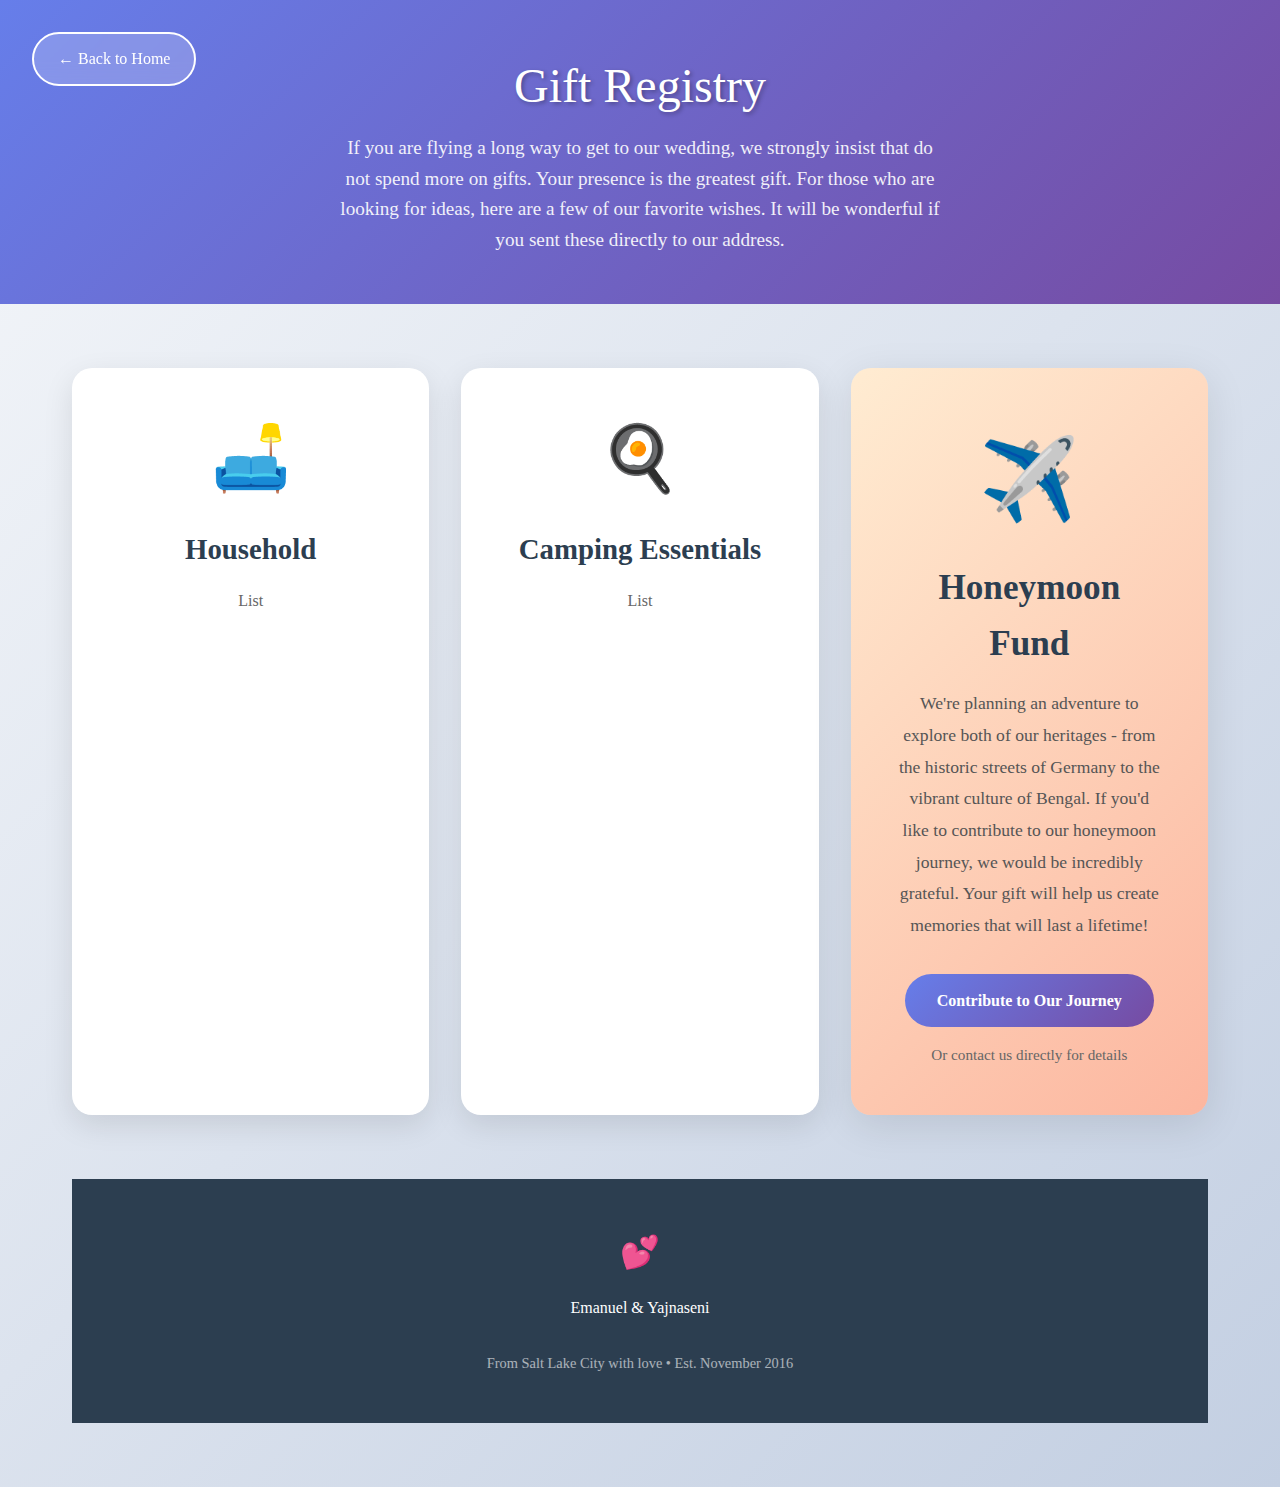
<file: registry.html>
<!DOCTYPE html>
<html lang="en">
<head>
    <meta charset="UTF-8">
    <meta name="viewport" content="width=device-width, initial-scale=1.0">
    <title>Registry - Emanuel & Yajnaseni</title>
    <style>
        * {
            margin: 0;
            padding: 0;
            box-sizing: border-box;
        }

        body {
            font-family: 'Georgia', serif;
            line-height: 1.6;
            color: #333;
            background: linear-gradient(135deg, #f5f7fa 0%, #c3cfe2 100%);
            min-height: 100vh;
        }

        .header {
            background: linear-gradient(135deg, #667eea 0%, #764ba2 100%);
            color: white;
            padding: 3rem 2rem;
            text-align: center;
            position: relative;
        }

        .header h1 {
            font-size: 3rem;
            font-weight: 300;
            margin-bottom: 0.5rem;
            text-shadow: 2px 2px 4px rgba(0,0,0,0.3);
        }

        .header p {
            font-size: 1.2rem;
            opacity: 0.9;
            max-width: 600px;
            margin: 0 auto;
        }

        .back-link {
            position: absolute;
            top: 2rem;
            left: 2rem;
            color: white;
            text-decoration: none;
            padding: 0.75rem 1.5rem;
            background: rgba(255,255,255,0.2);
            border-radius: 50px;
            border: 2px solid white;
            transition: all 0.3s ease;
            backdrop-filter: blur(10px);
        }

        .back-link:hover {
            background: white;
            color: #667eea;
        }

        .container {
            max-width: 1200px;
            margin: 0 auto;
            padding: 4rem 2rem;
        }

        .intro-section {
            text-align: center;
            margin-bottom: 4rem;
            background: white;
            padding: 3rem;
            border-radius: 20px;
            box-shadow: 0 10px 40px rgba(0,0,0,0.1);
        }

        .intro-section h2 {
            font-size: 2rem;
            color: #2c3e50;
            margin-bottom: 1rem;
        }

        .intro-section p {
            font-size: 1.1rem;
            color: #555;
            line-height: 1.8;
            max-width: 700px;
            margin: 0 auto;
        }

        .registry-grid {
            display: grid;
            grid-template-columns: repeat(auto-fit, minmax(300px, 1fr));
            gap: 2rem;
            margin-bottom: 3rem;
        }

        .registry-card {
            background: white;
            border-radius: 20px;
            padding: 2.5rem;
            box-shadow: 0 10px 30px rgba(0,0,0,0.1);
            transition: transform 0.3s ease, box-shadow 0.3s ease;
            text-align: center;
        }

        .registry-card:hover {
            transform: translateY(-8px);
            box-shadow: 0 15px 40px rgba(0,0,0,0.15);
        }

        .registry-icon {
            font-size: 4rem;
            margin-bottom: 1rem;
        }

        .registry-name {
            font-size: 1.8rem;
            color: #2c3e50;
            margin-bottom: 1rem;
            font-weight: bold;
        }

        .registry-description {
            font-size: 1rem;
            color: #666;
            margin-bottom: 1.5rem;
            line-height: 1.6;
        }

        .registry-link {
            display: inline-block;
            padding: 0.875rem 2rem;
            background: linear-gradient(135deg, #667eea 0%, #764ba2 100%);
            color: white;
            text-decoration: none;
            border-radius: 50px;
            font-size: 1rem;
            transition: all 0.3s ease;
            font-weight: bold;
        }

        .registry-link:hover {
            transform: translateY(-2px);
            box-shadow: 0 10px 30px rgba(102, 126, 234, 0.4);
        }

        .honeymoon-section {
            background: linear-gradient(135deg, #ffecd2 0%, #fcb69f 100%);
            padding: 3rem;
            border-radius: 20px;
            text-align: center;
            box-shadow: 0 10px 40px rgba(0,0,0,0.1);
        }

        .honeymoon-section h2 {
            font-size: 2.2rem;
            color: #2c3e50;
            margin-bottom: 1rem;
        }

        .honeymoon-section p {
            font-size: 1.1rem;
            color: #555;
            margin-bottom: 2rem;
            line-height: 1.8;
            max-width: 700px;
            margin-left: auto;
            margin-right: auto;
        }

        .honeymoon-icon {
            font-size: 5rem;
            margin-bottom: 1rem;
        }

        .contact-info {
            margin-top: 1rem;
            font-size: 0.95rem;
            color: #666;
        }

        .footer {
            background: #2c3e50;
            color: white;
            text-align: center;
            padding: 3rem 2rem;
            margin-top: 4rem;
        }

        .footer-hearts {
            font-size: 2rem;
            margin-bottom: 1rem;
            animation: heartbeat 1.5s ease-in-out infinite;
        }

        @keyframes heartbeat {
            0% { transform: scale(1); }
            50% { transform: scale(1.1); }
            100% { transform: scale(1); }
        }

        @media (max-width: 768px) {
            .header h1 {
                font-size: 2rem;
            }

            .back-link {
                position: static;
                display: inline-block;
                margin-bottom: 1rem;
            }

            .registry-grid {
                grid-template-columns: 1fr;
            }

            .intro-section,
            .honeymoon-section {
                padding: 2rem 1.5rem;
            }
        }
    </style>
</head>
<body>
    <header class="header">
        <a href="index.html" class="back-link">← Back to Home</a>
        <h1>Gift Registry</h1>
        <p>            If you are flying a long way to get to our wedding, we strongly insist that do not spend more on gifts. 
            Your presence is the greatest gift.
            For those who are looking for ideas, here  are a few of our favorite wishes.
            It will be wonderful if you sent these directly to our address.
        </p>
    </header>

    <div class="container">
        <div class="registry-grid">
            <div class="registry-card">
                <div class="registry-icon">🛋️</div>
                <div class="registry-name">Household</div>
                <div class="registry-description">
                    List
                </div>
            </div>

            <div class="registry-card">
                <div class="registry-icon">🍳</div>
                <div class="registry-name">Camping Essentials</div>
                <div class="registry-description">
                    List
                </div>
            </div>

        <div class="honeymoon-section">
            <div class="honeymoon-icon">✈️</div>
            <h2>Honeymoon Fund</h2>
            <p>
                We're planning an adventure to explore both of our heritages - from the historic streets 
                of Germany to the vibrant culture of Bengal. If you'd like to contribute to our honeymoon 
                journey, we would be incredibly grateful. Your gift will help us create memories that will 
                last a lifetime!
            </p>
            <a href="#" class="registry-link" onclick="alert('Please contact us directly for honeymoon fund contribution details. Thank you!'); return false;">Contribute to Our Journey</a>
            <div class="contact-info">
                Or contact us directly for details
            </div>
        </div>
    </div>

    <footer class="footer">
        <div class="footer-hearts">💕</div>
        <p>Emanuel & Yajnaseni</p>
        <p style="opacity: 0.6; margin-top: 2rem; font-size: 0.9rem;">
            From Salt Lake City with love • Est. November 2016
        </p>
    </footer>
</body>
</html>
</file>
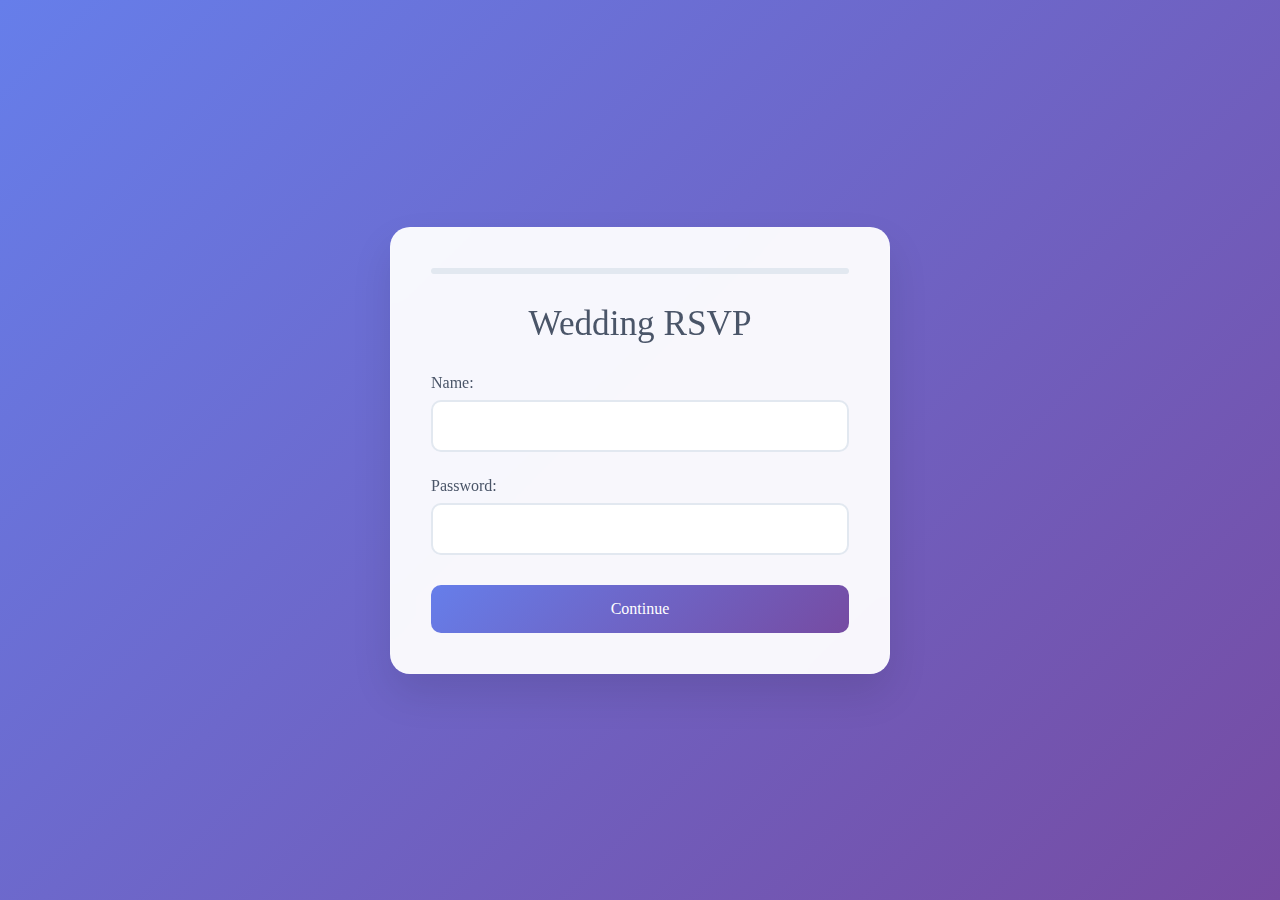
<file: rsvp.html>
<!DOCTYPE html>
<html lang="en">
<head>
    <meta charset="UTF-8">
    <meta name="viewport" content="width=device-width, initial-scale=1.0">
    <title>Wedding RSVP</title>
    <style>
        * {
            margin: 0;
            padding: 0;
            box-sizing: border-box;
        }

        body {
            font-family: 'Georgia', serif;
            background: linear-gradient(135deg, #667eea 0%, #764ba2 100%);
            min-height: 100vh;
            display: flex;
            justify-content: center;
            align-items: center;
            padding: 20px;
        }

        .container {
            background: rgba(255, 255, 255, 0.95);
            backdrop-filter: blur(10px);
            border-radius: 20px;
            padding: 40px;
            max-width: 500px;
            width: 100%;
            box-shadow: 0 20px 40px rgba(0, 0, 0, 0.1);
            border: 1px solid rgba(255, 255, 255, 0.2);
        }

        .form-step {
            display: none;
            animation: fadeIn 0.5s ease-in;
        }

        .form-step.active {
            display: block;
        }

        @keyframes fadeIn {
            from { opacity: 0; transform: translateY(20px); }
            to { opacity: 1; transform: translateY(0); }
        }

        h1 {
            text-align: center;
            color: #4a5568;
            margin-bottom: 30px;
            font-size: 2.2em;
            font-weight: 300;
        }

        h2 {
            color: #4a5568;
            margin-bottom: 20px;
            font-size: 1.4em;
            font-weight: 400;
        }

        .progress-bar {
            width: 100%;
            height: 6px;
            background: #e2e8f0;
            border-radius: 3px;
            margin-bottom: 30px;
            overflow: hidden;
        }

        .progress-fill {
            height: 100%;
            background: linear-gradient(90deg, #667eea, #764ba2);
            border-radius: 3px;
            transition: width 0.3s ease;
        }

        .input-group {
            margin-bottom: 25px;
        }

        label {
            display: block;
            margin-bottom: 8px;
            color: #4a5568;
            font-weight: 500;
        }

        input[type="text"], input[type="email"], input[type="password"], textarea {
            width: 100%;
            padding: 15px;
            border: 2px solid #e2e8f0;
            border-radius: 10px;
            font-size: 16px;
            transition: all 0.3s ease;
            font-family: inherit;
        }

        input[type="text"]:focus, input[type="email"]:focus, input[type="password"]:focus, textarea:focus {
            outline: none;
            border-color: #667eea;
            box-shadow: 0 0 0 3px rgba(102, 126, 234, 0.1);
        }

        textarea {
            resize: vertical;
            min-height: 100px;
        }

        .radio-group {
            display: flex;
            gap: 20px;
            margin-bottom: 15px;
        }

        .radio-item {
            display: flex;
            align-items: center;
            gap: 8px;
        }

        input[type="radio"] {
            width: 20px;
            height: 20px;
            accent-color: #667eea;
        }

        .button-group {
            display: flex;
            gap: 15px;
            justify-content: space-between;
            margin-top: 30px;
        }

        .btn {
            padding: 15px 30px;
            border: none;
            border-radius: 10px;
            font-size: 16px;
            font-weight: 500;
            cursor: pointer;
            transition: all 0.3s ease;
            font-family: inherit;
        }

        .btn-primary {
            background: linear-gradient(135deg, #667eea, #764ba2);
            color: white;
            flex: 1;
        }

        .btn-primary:hover {
            transform: translateY(-2px);
            box-shadow: 0 10px 20px rgba(102, 126, 234, 0.3);
        }

        .btn-secondary {
            background: #e2e8f0;
            color: #4a5568;
            flex: 0 0 auto;
        }

        .btn-secondary:hover {
            background: #cbd5e0;
        }

        .btn-add {
            background: #48bb78;
            color: white;
            margin-top: 15px;
        }

        .btn-add:hover {
            background: #38a169;
            transform: translateY(-1px);
        }

        .guest-item {
            background: #f7fafc;
            padding: 15px;
            border-radius: 10px;
            margin-bottom: 15px;
            border-left: 4px solid #667eea;
        }

        .error-message {
            color: #e53e3e;
            font-size: 14px;
            margin-top: 5px;
        }

        .success-message {
            text-align: center;
            color: #38a169;
            font-size: 18px;
            line-height: 1.6;
        }

        .event-section {
            background: #f7fafc;
            padding: 20px;
            border-radius: 10px;
            margin-bottom: 25px;
            border-left: 4px solid #667eea;
        }

        .event-title {
            font-weight: 600;
            color: #2d3748;
            margin-bottom: 10px;
        }

        .event-details {
            color: #718096;
            font-size: 14px;
            margin-bottom: 15px;
        }
    </style>
</head>
<body>
    <div class="container">
        <div class="progress-bar">
            <div class="progress-fill" id="progressBar" style="width: 0%"></div>
        </div>

        <!-- Step 1: Login -->
        <div class="form-step active" id="step1">
            <h1>Wedding RSVP</h1>
            <div class="input-group">
                <label for="guestName">Name:</label>
                <input type="text" id="guestName" required>
                <div class="error-message" id="nameError"></div>
            </div>
            <div class="input-group">
                <label for="password">Password:</label>
                <input type="password" id="password" required>
                <div class="error-message" id="passwordError"></div>
            </div>
            <div class="button-group">
                <button class="btn btn-primary" onclick="validateLogin()">Continue</button>
            </div>
        </div>

        <!-- Step 2: Email -->
        <div class="form-step" id="step2">
            <h2>Contact Information</h2>
            <div class="input-group">
                <label for="email">Email Address:</label>
                <input type="email" id="email" required>
                <div class="error-message" id="emailError"></div>
            </div>
            <div class="button-group">
                <button class="btn btn-secondary" onclick="previousStep()">Back</button>
                <button class="btn btn-primary" onclick="nextStep()">Continue</button>
            </div>
        </div>

        <!-- Step 3: Additional Guests -->
        <div class="form-step" id="step3">
            <h2>Additional Guests</h2>
            <div id="guestsList">
                <div class="guest-item">
                    <strong>Primary Guest:</strong> <span id="primaryGuestName"></span>
                </div>
            </div>
            <div class="input-group" id="addGuestSection" style="display: none;">
                <label for="additionalGuest">Additional Guest Name:</label>
                <input type="text" id="additionalGuest">
            </div>
            <button class="btn btn-add" id="addGuestBtn" onclick="toggleAddGuest()">Add Another Person</button>
            <div class="button-group">
                <button class="btn btn-secondary" onclick="previousStep()">Back</button>
                <button class="btn btn-primary" onclick="nextStep()">Continue</button>
            </div>
        </div>

        <!-- Step 4: Mehndi Event -->
        <div class="form-step" id="step4">
            <h2>Mehndi Ceremony</h2>
            <div class="event-section">
                <div class="event-title">Mehndi Celebration</div>
                <div class="event-details">January 2nd, Afternoon</div>
                <div class="radio-group">
                    <div class="radio-item">
                        <input type="radio" id="mehndi_yes" name="mehndi" value="yes">
                        <label for="mehndi_yes">Yes, we'll attend</label>
                    </div>
                    <div class="radio-item">
                        <input type="radio" id="mehndi_no" name="mehndi" value="no">
                        <label for="mehndi_no">No, we can't attend</label>
                    </div>
                </div>
                <div class="input-group">
                    <label for="mehndiComment">Comments (e.g., will everyone you are RSVPing for be coming?):</label>
                    <textarea id="mehndiComment" placeholder="Any additional details..."></textarea>
                </div>
            </div>
            <div class="button-group">
                <button class="btn btn-secondary" onclick="previousStep()">Back</button>
                <button class="btn btn-primary" onclick="nextStep()">Continue</button>
            </div>
        </div>

        <!-- Step 5: Haldi Event -->
        <div class="form-step" id="step5">
            <h2>Haldi Ceremony</h2>
            <div class="event-section">
                <div class="event-title">Haldi Celebration</div>
                <div class="event-details">January 3rd, Morning</div>
                <div class="radio-group">
                    <div class="radio-item">
                        <input type="radio" id="haldi_yes" name="haldi" value="yes">
                        <label for="haldi_yes">Yes, we'll attend</label>
                    </div>
                    <div class="radio-item">
                        <input type="radio" id="haldi_no" name="haldi" value="no">
                        <label for="haldi_no">No, we can't attend</label>
                    </div>
                </div>
                <div class="input-group">
                    <label for="haldiComment">Comments (e.g., will everyone you are RSVPing for be coming?):</label>
                    <textarea id="haldiComment" placeholder="Any additional details..."></textarea>
                </div>
            </div>
            <div class="button-group">
                <button class="btn btn-secondary" onclick="previousStep()">Back</button>
                <button class="btn btn-primary" onclick="nextStep()">Continue</button>
            </div>
        </div>

        <!-- Step 6: Wedding Event -->
        <div class="form-step" id="step6">
            <h2>Wedding Ceremony</h2>
            <div class="event-section">
                <div class="event-title">Wedding Celebration</div>
                <div class="event-details">January 3rd, Evening</div>
                <div class="radio-group">
                    <div class="radio-item">
                        <input type="radio" id="wedding_yes" name="wedding" value="yes">
                        <label for="wedding_yes">Yes, we'll attend</label>
                    </div>
                    <div class="radio-item">
                        <input type="radio" id="wedding_no" name="wedding" value="no">
                        <label for="wedding_no">No, we can't attend</label>
                    </div>
                </div>
                <div class="input-group">
                    <label for="weddingComment">Comments (e.g., will everyone you are RSVPing for be coming?):</label>
                    <textarea id="weddingComment" placeholder="Any additional details..."></textarea>
                </div>
            </div>
            <div class="button-group">
                <button class="btn btn-secondary" onclick="previousStep()">Back</button>
                <button class="btn btn-primary" onclick="nextStep()">Continue</button>
            </div>
        </div>

        <!-- Step 7: Dietary Restrictions -->
        <div class="form-step" id="step7">
            <h2>Special Requests</h2>
            <div class="input-group">
                <label for="dietary">Dietary restrictions or special requests:</label>
                <textarea id="dietary" placeholder="Please let us know about any dietary restrictions, allergies, or special requests for your party..."></textarea>
            </div>
            <div class="button-group">
                <button class="btn btn-secondary" onclick="previousStep()">Back</button>
                <button class="btn btn-primary" onclick="submitRSVP()">Submit RSVP</button>
            </div>
        </div>

        <!-- Step 8: Confirmation -->
        <div class="form-step" id="step8">
            <h1>Thank You!</h1>
            <div class="success-message">
                <p>Your RSVP has been submitted successfully!</p>
                <p>We're excited to celebrate with you!</p>
                <p>You should receive a confirmation email shortly.</p>
            </div>
        </div>
    </div>

    <script>
        let currentStep = 1;
        let totalSteps = 8;
        let guests = [];
        let addingGuest = false;

        function updateProgressBar() {
            const progress = ((currentStep - 1) / (totalSteps - 1)) * 100;
            document.getElementById('progressBar').style.width = progress + '%';
        }

        function showStep(step) {
            // Hide all steps
            const steps = document.querySelectorAll('.form-step');
            steps.forEach(s => s.classList.remove('active'));
            
            // Show current step
            document.getElementById('step' + step).classList.add('active');
            updateProgressBar();
        }

        function validateLogin() {
            const name = document.getElementById('guestName').value.trim();
            const password = document.getElementById('password').value;
            
            // Clear previous errors
            document.getElementById('nameError').textContent = '';
            document.getElementById('passwordError').textContent = '';
            
            let isValid = true;
            
            if (!name) {
                document.getElementById('nameError').textContent = 'Please enter your name';
                isValid = false;
            }
            
            if (!password) {
                document.getElementById('passwordError').textContent = 'Please enter the password';
                isValid = false;
            }
            
            // For demo purposes, accept any password. In real implementation, validate against actual password
            if (isValid) {
                guests.push(name);
                document.getElementById('primaryGuestName').textContent = name;
                nextStep();
            }
        }

        function validateEmail() {
            const email = document.getElementById('email').value.trim();
            const emailError = document.getElementById('emailError');
            
            if (!email) {
                emailError.textContent = 'Please enter your email address';
                return false;
            }
            
            const emailRegex = /^[^\s@]+@[^\s@]+\.[^\s@]+$/;
            if (!emailRegex.test(email)) {
                emailError.textContent = 'Please enter a valid email address';
                return false;
            }
            
            emailError.textContent = '';
            return true;
        }

        function toggleAddGuest() {
            const section = document.getElementById('addGuestSection');
            const btn = document.getElementById('addGuestBtn');
            
            if (!addingGuest) {
                section.style.display = 'block';
                btn.textContent = 'Add Guest';
                btn.onclick = addGuest;
                addingGuest = true;
            }
        }

        function addGuest() {
            const guestName = document.getElementById('additionalGuest').value.trim();
            if (!guestName) return;
            
            guests.push(guestName);
            
            // Add guest to display
            const guestsList = document.getElementById('guestsList');
            const guestDiv = document.createElement('div');
            guestDiv.className = 'guest-item';
            guestDiv.innerHTML = `<strong>Guest ${guests.length}:</strong> ${guestName}`;
            guestsList.appendChild(guestDiv);
            
            // Reset form
            document.getElementById('additionalGuest').value = '';
            document.getElementById('addGuestSection').style.display = 'none';
            document.getElementById('addGuestBtn').textContent = 'Add Another Person';
            document.getElementById('addGuestBtn').onclick = toggleAddGuest;
            addingGuest = false;
        }

        function nextStep() {
            // Validation for specific steps
            if (currentStep === 2 && !validateEmail()) {
                return;
            }
            
            if (currentStep < totalSteps) {
                currentStep++;
                showStep(currentStep);
            }
        }

        function previousStep() {
            if (currentStep > 1) {
                currentStep--;
                showStep(currentStep);
            }
        }

        async function loadExistingData() {
            // In a real implementation, you'd fetch the existing Excel file from your server
            // For demo purposes, we'll create a new workbook if none exists
            try {
                const response = await fetch('/wedding_rsvps.xlsx');
                if (response.ok) {
                    const arrayBuffer = await response.arrayBuffer();
                    return XLSX.read(arrayBuffer, { type: 'array' });
                }
            } catch (error) {
                console.log('No existing file found, creating new one');
            }
            
            // Create new workbook with headers
            const wb = XLSX.utils.book_new();
            const headers = [
                'Submission Date', 'Primary Guest', 'All Guests', 'Email', 
                'Mehndi Attending', 'Mehndi Comments', 
                'Haldi Attending', 'Haldi Comments', 
                'Wedding Attending', 'Wedding Comments', 
                'Dietary Restrictions'
            ];
            const ws = XLSX.utils.aoa_to_sheet([headers]);
            XLSX.utils.book_append_sheet(wb, ws, 'RSVPs');
            return wb;
        }

        function downloadExcel(workbook, filename) {
            XLSX.writeFile(workbook, filename);
        }

        async function submitRSVP() {
            // Collect all form data
            const rsvpData = {
                submissionDate: new Date().toLocaleString(),
                primaryGuest: guests[0] || '',
                allGuests: guests.join(', '),
                email: document.getElementById('email').value,
                mehndiAttending: document.querySelector('input[name="mehndi"]:checked')?.value || 'no',
                mehndiComments: document.getElementById('mehndiComment').value,
                haldiAttending: document.querySelector('input[name="haldi"]:checked')?.value || 'no',
                haldiComments: document.getElementById('haldiComment').value,
                weddingAttending: document.querySelector('input[name="wedding"]:checked')?.value || 'no',
                weddingComments: document.getElementById('weddingComment').value,
                dietaryRestrictions: document.getElementById('dietary').value
            };
            
            try {
                // Load existing workbook or create new one
                const workbook = await loadExistingData();
                const worksheet = workbook.Sheets['RSVPs'];
                
                // Convert worksheet to array to add new row
                const data = XLSX.utils.sheet_to_json(worksheet, { header: 1 });
                
                // Add new row with form data
                const newRow = [
                    rsvpData.submissionDate,
                    rsvpData.primaryGuest,
                    rsvpData.allGuests,
                    rsvpData.email,
                    rsvpData.mehndiAttending,
                    rsvpData.mehndiComments,
                    rsvpData.haldiAttending,
                    rsvpData.haldiComments,
                    rsvpData.weddingAttending,
                    rsvpData.weddingComments,
                    rsvpData.dietaryRestrictions
                ];
                
                data.push(newRow);
                
                // Create new worksheet with updated data
                const newWorksheet = XLSX.utils.aoa_to_sheet(data);
                workbook.Sheets['RSVPs'] = newWorksheet;
                
                // Download the updated Excel file
                downloadExcel(workbook, 'wedding_rsvps.xlsx');
                
                console.log('RSVP Data saved to Excel:', rsvpData);
                
                // In a real implementation, you would also send this file to your server
                // await uploadToServer(workbook);
                
            } catch (error) {
                console.error('Error saving RSVP data:', error);
                alert('There was an error saving your RSVP. Please try again.');
                return;
            }
            
            // Show confirmation
            currentStep++;
            showStep(currentStep);
        }

        // Function to upload file to server (implement based on your server setup)
        async function uploadToServer(workbook) {
            // Convert workbook to blob
            const excelBuffer = XLSX.write(workbook, { bookType: 'xlsx', type: 'array' });
            const blob = new Blob([excelBuffer], { type: 'application/vnd.openxmlformats-officedocument.spreadsheetml.sheet' });
            
            // Create FormData and upload
            const formData = new FormData();
            formData.append('file', blob, 'wedding_rsvps.xlsx');
            
            try {
                const response = await fetch('/upload-rsvp', {
                    method: 'POST',
                    body: formData
                });
                
                if (!response.ok) {
                    throw new Error('Upload failed');
                }
                
                console.log('File uploaded successfully to server');
            } catch (error) {
                console.error('Error uploading to server:', error);
            }
        }

        // Initialize
        updateProgressBar();
    </script>
</body>
</html>
</file>
<file: styles.css>
/* Hide all language elements by default */
.en, .de { display: none; }

/* Show only the ones matching the current lang */
.en:lang(en), .de:lang(de) { display: block; }

body,h1,h2{font-family: "Raleway", sans-serif}
body, html {height: 100%}
p {line-height: 2}
.bgimg, .bgimg2 {
  min-height: 100%;
  background-position: center;
  background-size: cover;
}
.bgimg {background-image: url("2017.jpg")}
.bgimg2 {background-image: url("/w3images/flowers.jpg")}

/* Timeline base styles — desktop unchanged */
.tl-wrap { position: relative; display: flex; align-items: center; justify-content: space-between; margin: 48px 0; }
.tl-wrap::before { content: ''; position: absolute; top: 50%; left: 0; right: 0; height: 1px; background: #888; }
.tl-event { display: flex; flex-direction: column; align-items: center; position: relative; z-index: 1; width: 90px; }
.tl-event.above { flex-direction: column-reverse; }
.tl-icon { width: 48px; height: 48px; background: #fce4e4; border: 1px solid #888; border-radius: 50%; display: flex; align-items: center; justify-content: center; font-size: 18px; flex-shrink: 0; transition: background 0.2s, transform 0.2s; cursor: default; }
.tl-event:hover .tl-icon { background: #888; transform: scale(1.1); }
.tl-event:hover .tl-icon svg { stroke: #fff; }
.tl-icon svg { width: 20px; height: 20px; stroke: #555; fill: none; stroke-width: 1.5; stroke-linecap: round; stroke-linejoin: round; transition: stroke 0.2s; }
.tl-info { text-align: center; }
.tl-time { display: block; font-size: 0.6rem; letter-spacing: 0.1em; color: #888; margin: 6px 0 2px; }
.tl-label { font-size: 0.72rem; font-weight: 600; letter-spacing: 0.05em; color: #555; text-transform: uppercase; line-height: 1.3; }

/* ── LANGUAGE TOGGLE BUTTON ── */
.lang-toggle {
  position: fixed;
  top: 12px;
  right: 16px;
  z-index: 1100;
  background: #fff;
  border: 1.5px solid #bbb;
  border-radius: 999px;
  display: flex;
  align-items: center;
  overflow: hidden;
  box-shadow: 0 2px 8px rgba(0,0,0,0.13);
  cursor: pointer;
  font-family: "Raleway", sans-serif;
  font-size: 0.72rem;
  font-weight: 700;
  letter-spacing: 0.08em;
  user-select: none;
}
.lang-toggle .lang-opt {
  padding: 6px 14px;
  transition: background 0.2s, color 0.2s;
  color: #888;
}
.lang-toggle .lang-opt.active {
  background: #888;
  color: #fff;
}

/* ── SECTION STYLES ── */
.section-icon {
  font-size: 2.2rem;
  display: block;
  margin-bottom: 8px;
}

/* Card grid for recommendations */
.card-grid {
  display: grid;
  grid-template-columns: repeat(auto-fill, minmax(260px, 1fr));
  gap: 20px;
  margin: 32px 0;
}
.card {
  background: #fff;
  border-radius: 10px;
  padding: 22px 20px 18px;
  box-shadow: 0 2px 12px rgba(0,0,0,0.08);
  border-top: 4px solid #e57373;
  text-align: left;
}
.card h3 {
  margin: 0 0 6px;
  font-size: 1rem;
  color: #c62828;
  letter-spacing: 0.04em;
}
.card p {
  margin: 0;
  font-size: 0.88rem;
  line-height: 1.7;
  color: #555;
}
.card .card-meta {
  font-size: 0.72rem;
  color: #999;
  margin-top: 8px;
  font-style: italic;
}

/* Dos and Don'ts two-column */
.dd-grid {
  display: grid;
  grid-template-columns: 1fr 1fr;
  gap: 24px;
  margin: 32px 0;
}
.dd-col {
  background: #fff;
  border-radius: 10px;
  padding: 24px 20px;
  box-shadow: 0 2px 12px rgba(0,0,0,0.08);
}
.dd-col.dos { border-top: 4px solid #66bb6a; }
.dd-col.donts { border-top: 4px solid #ef5350; }
.dd-col h3 {
  margin: 0 0 14px;
  font-size: 1rem;
  letter-spacing: 0.06em;
  text-transform: uppercase;
}
.dd-col.dos h3 { color: #388e3c; }
.dd-col.donts h3 { color: #c62828; }
.dd-list {
  list-style: none;
  padding: 0;
  margin: 0;
}
.dd-list li {
  display: flex;
  align-items: flex-start;
  gap: 10px;
  padding: 8px 0;
  border-bottom: 1px solid #f0f0f0;
  font-size: 0.88rem;
  color: #444;
  line-height: 1.55;
}
.dd-list li:last-child { border-bottom: none; }
.dd-list .bullet {
  flex-shrink: 0;
  font-size: 1rem;
  margin-top: 1px;
}

/* Tips list */
.tips-list {
  list-style: none;
  padding: 0;
  margin: 28px 0;
  max-width: 760px;
  margin-left: auto;
  margin-right: auto;
}
.tips-list li {
  display: flex;
  align-items: flex-start;
  gap: 16px;
  background: #fff;
  border-radius: 10px;
  padding: 16px 20px;
  margin-bottom: 14px;
  box-shadow: 0 2px 10px rgba(0,0,0,0.07);
  font-size: 0.9rem;
  color: #444;
  line-height: 1.6;
}
.tips-list .tip-num {
  flex-shrink: 0;
  width: 30px;
  height: 30px;
  background: #e57373;
  color: #fff;
  border-radius: 50%;
  display: flex;
  align-items: center;
  justify-content: center;
  font-size: 0.78rem;
  font-weight: 700;
  margin-top: 1px;
}

/* Login form */
.form-group {
    margin-bottom: 20px;
}

.form-group label {
    display: block;
    margin-bottom: 8px;
    color: #333;
    font-weight: 500;
}

.form-group input[type="password"] {
    width: 100%;
    padding: 12px;
    border: 2px solid #ddd;
    border-radius: 5px;
    font-size: 16px;
}

.form-group input[type="password"]:focus {
    outline: none;
}

/* -- MOBILE-ONLY FIXES (≤600px) — desktop is completely unaffected -- */
@media (max-width: 600px) {
  .bgimg { background-position: left center !important; }
  .nav-wrap {
    position: fixed !important;
    bottom: auto !important;
    top: 0 !important;
    left: 0;
    right: 0;
    z-index: 999;
  }
  .nav-wrap .w3-bar-item { font-size: 0.65rem !important; padding: 8px 2px !important; }
  .header-inner { margin-left: 0 !important; padding-top: 56px; }
  .tl-wrap { flex-direction: column !important; align-items: flex-start !important; gap: 20px; }
  .tl-wrap::before { top: 0 !important; bottom: 0 !important; left: 23px !important; right: auto !important; width: 1px !important; height: 100% !important; }
  .tl-event, .tl-event.above { flex-direction: row !important; align-items: center !important; width: 100% !important; gap: 14px; }
  .tl-info { text-align: left !important; }
  /* Push toggle below mobile nav */
  .lang-toggle { top: 56px; }
}
</file>
